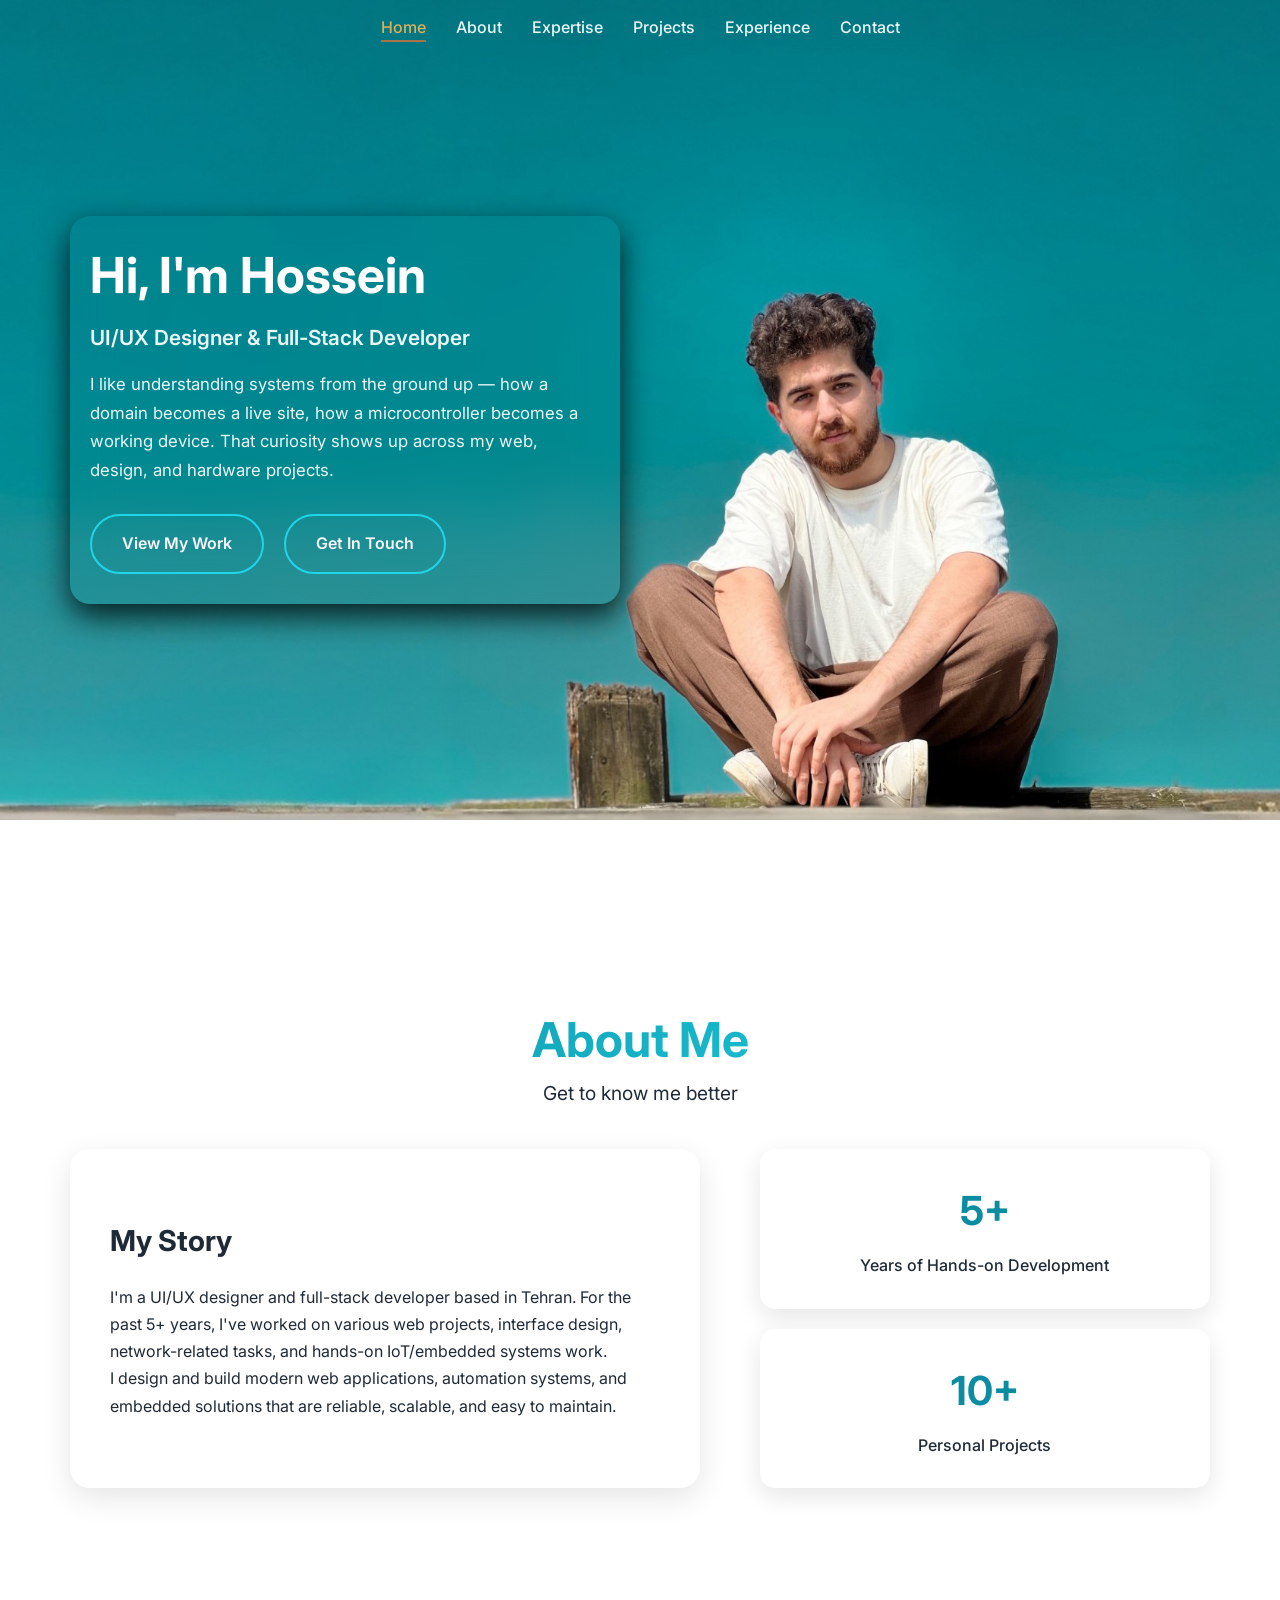
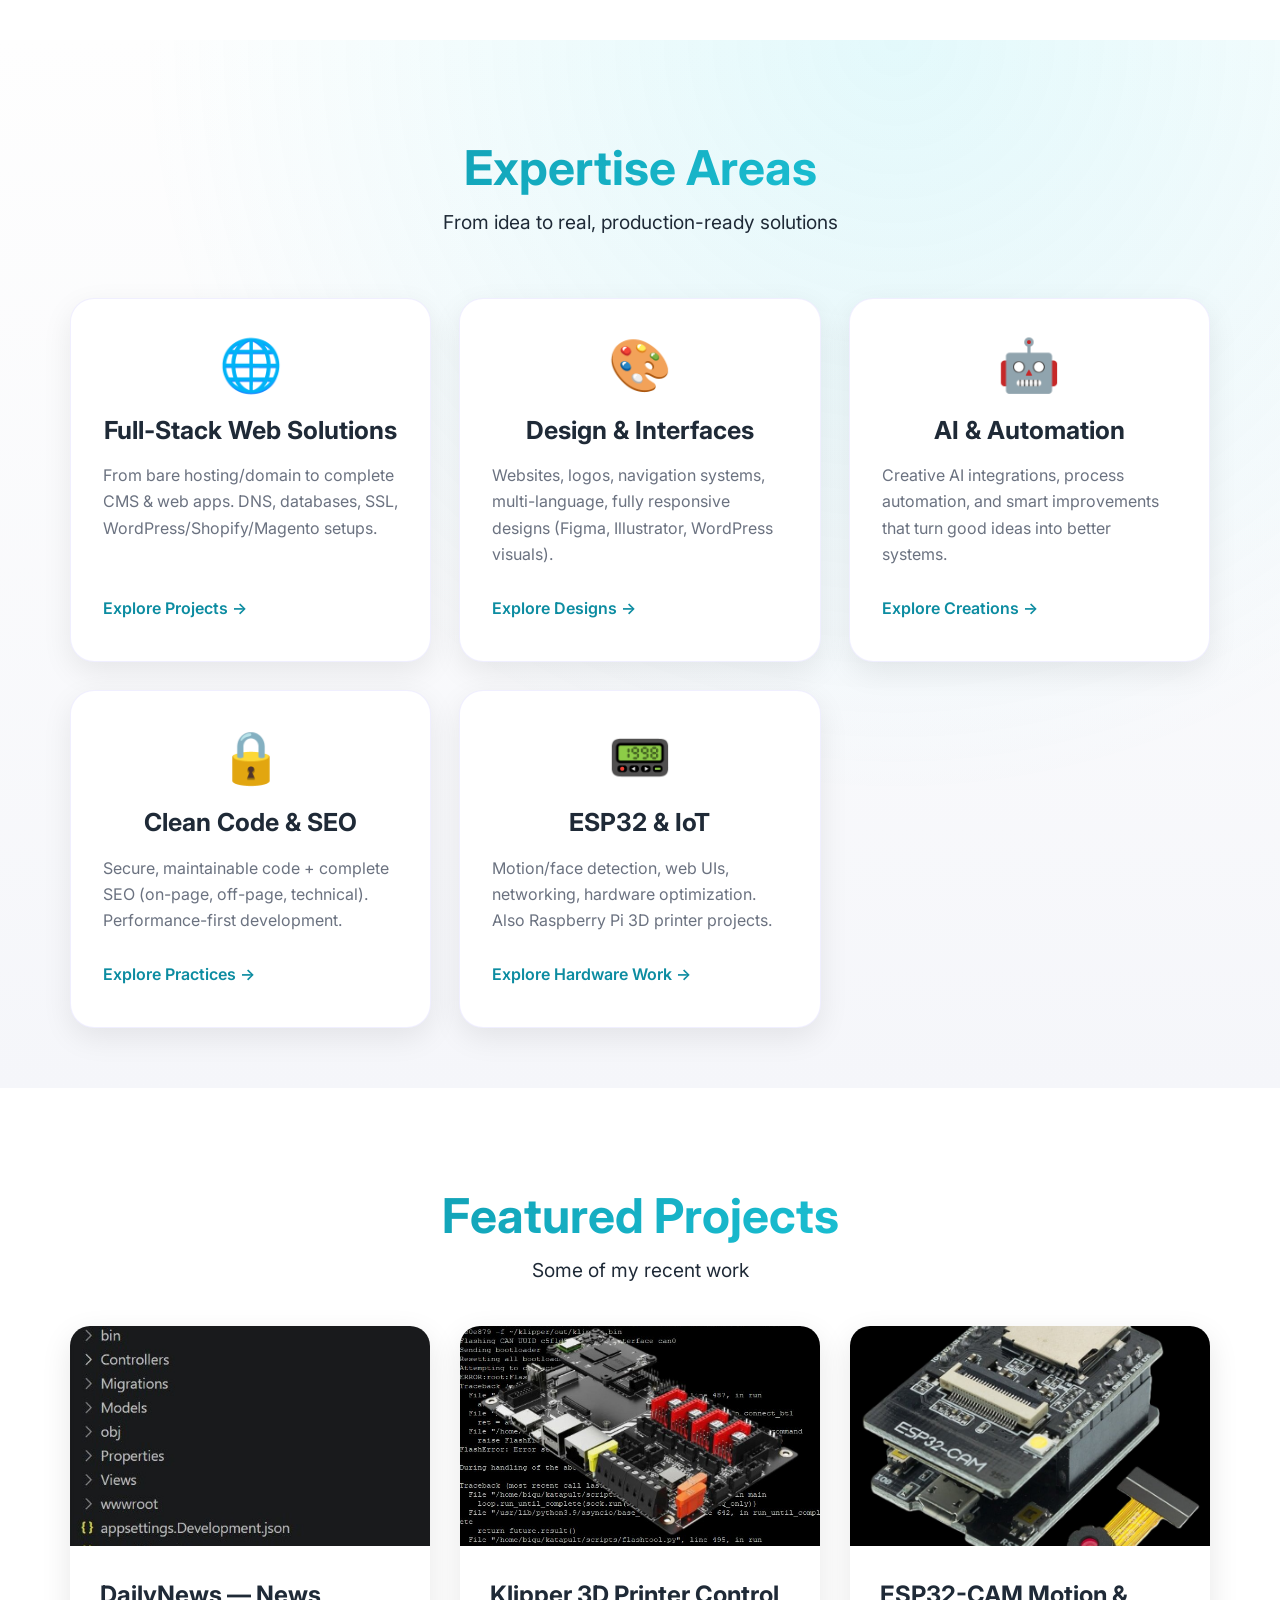
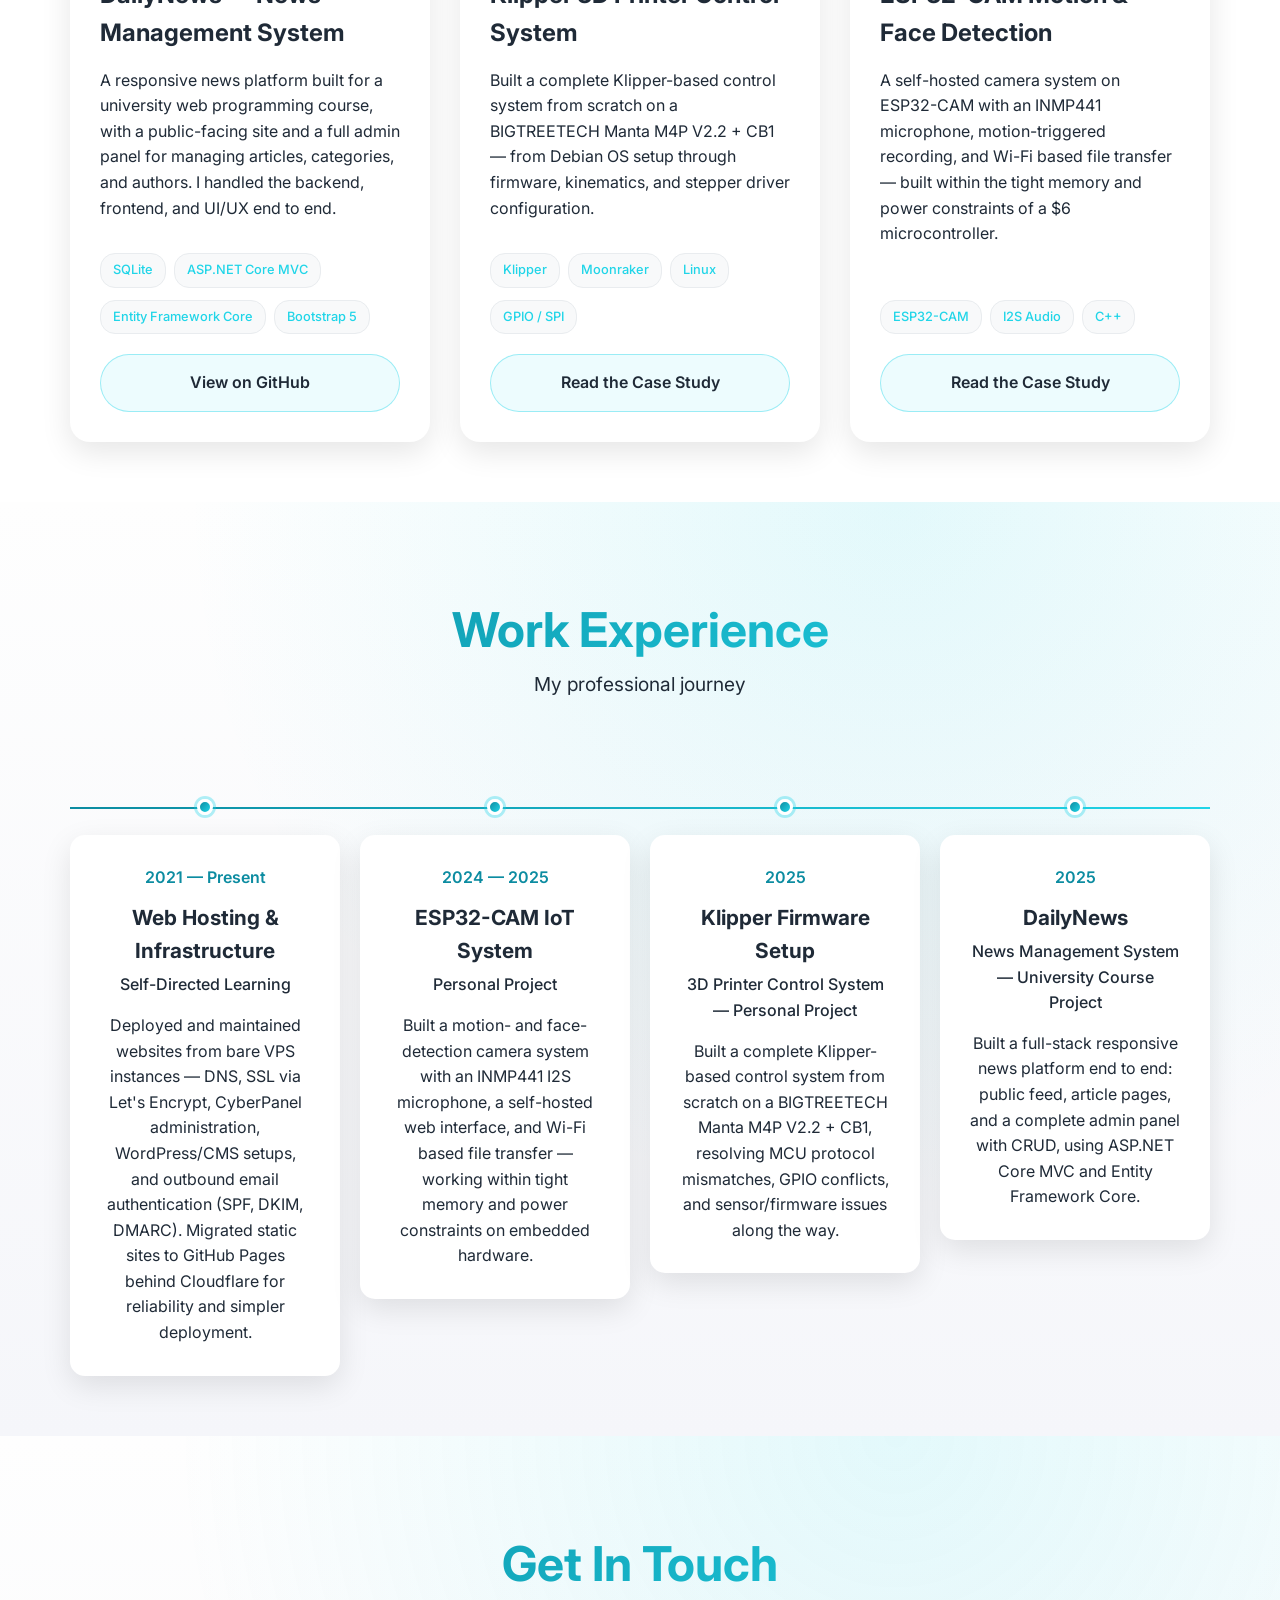
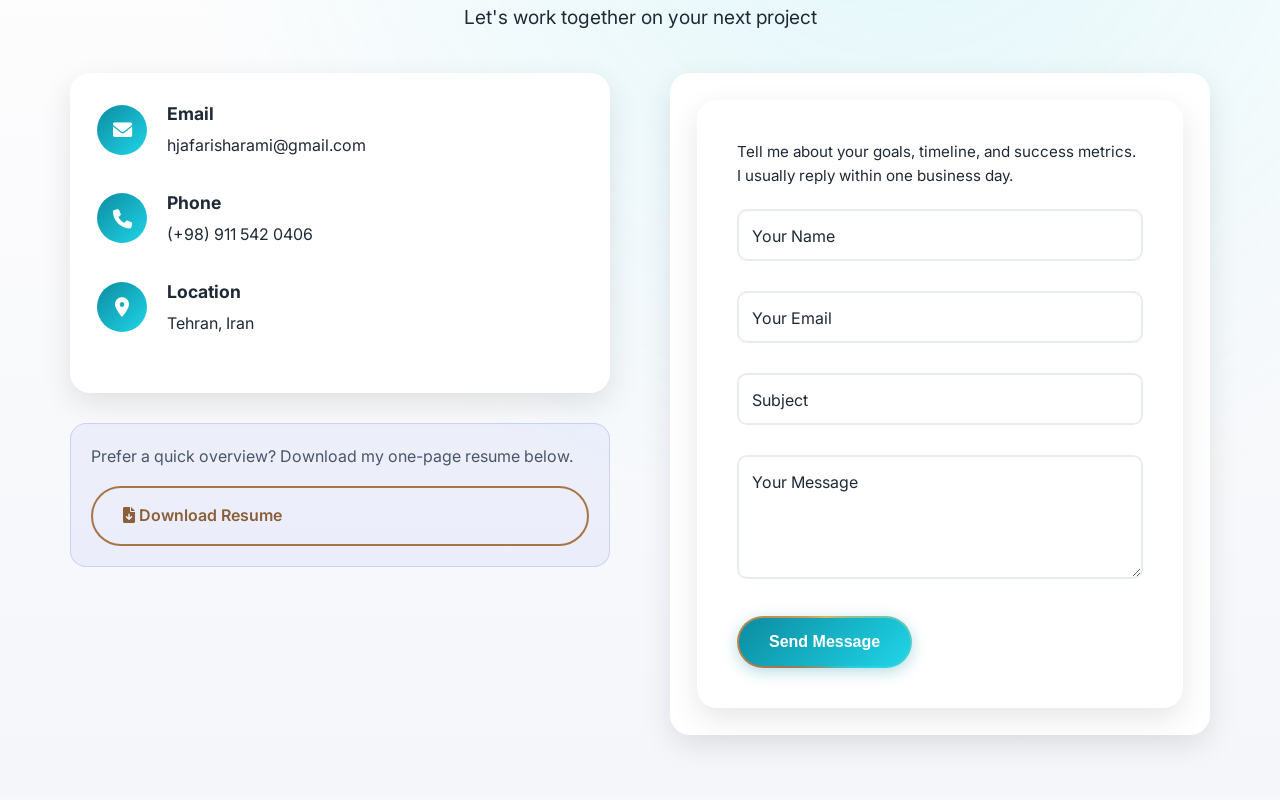
<file: index.html>
<!DOCTYPE html>
<html lang="en">
<head>
    <meta charset="UTF-8">
    <meta name="viewport" content="width=device-width, initial-scale=1.0">
    <title>Hossein Jafari Sharami - UI/UX Designer & Full-Stack Developer</title>
    <meta name="description" content="Portfolio of Hossein Jafari Sharami — UI/UX designer and full-stack developer specializing in web, network systems, and AI-integrated hardware projects.">
    <meta name="theme-color" content="#0C8CA1">
    <link rel="canonical" href="https://hjafarisharami.ir">

    <!-- Open Graph / social preview -->
    <meta property="og:type" content="website">
    <meta property="og:title" content="Hossein Jafari Sharami - Portfolio">
    <meta property="og:description" content="UI/UX designer and full-stack developer specializing in web, network systems, and AI-integrated hardware projects.">
    <meta property="og:image" content="https://hjafarisharami.ir/content/Profile.png">
    <meta property="og:url" content="https://hjafarisharami.ir">
    <meta name="twitter:card" content="summary_large_image">
    <meta name="twitter:title" content="Hossein Jafari Sharami - Portfolio">
    <meta name="twitter:description" content="UI/UX designer and full-stack developer specializing in web, network systems, and AI-integrated hardware projects.">
    <meta name="twitter:image" content="https://hjafarisharami.ir/content/Profile.png">

    <link rel="icon" type="image/png" href="content/Logo.png">
    <link rel="apple-touch-icon" href="content/Logo.png">

    <link rel="preconnect" href="https://fonts.googleapis.com">
    <link rel="preconnect" href="https://fonts.gstatic.com" crossorigin>
    <link rel="stylesheet" href="styles.css">
    <link href="https://fonts.googleapis.com/css2?family=Inter:wght@300;400;500;600;700&display=swap" rel="stylesheet">
    <link rel="stylesheet" href="https://cdnjs.cloudflare.com/ajax/libs/font-awesome/6.0.0/css/all.min.css">

    <script type="application/ld+json">
    {
      "@context": "https://schema.org",
      "@type": "Person",
      "name": "Hossein Jafari Sharami",
      "jobTitle": "UI/UX Designer & Full-Stack Developer",
      "address": { "@type": "PostalAddress", "addressLocality": "Tehran", "addressCountry": "IR" },
      "email": "mailto:hjafarisharami@gmail.com"
    }
    </script>
</head>
<body>
    <a href="#home" class="skip-link">Skip to content</a>
    <!-- Navigation -->
    <nav class="navbar">
        <div class="nav-container">
            <div class="nav-menu-wrapper">
                <ul class="nav-menu">
                    <li><a href="#home" class="nav-link">Home</a></li>
                    <li><a href="#about" class="nav-link">About</a></li>
                    <li><a href="#expertise" class="nav-link">Expertise</a></li>
                    <li><a href="#projects" class="nav-link">Projects</a></li>
                    <li><a href="#experience" class="nav-link">Experience</a></li>
                    <li><a href="#contact" class="nav-link">Contact</a></li>
                </ul>
            </div>
            <button class="nav-toggle" aria-label="Toggle navigation" aria-expanded="false">
                <span class="bar"></span>
                <span class="bar"></span>
                <span class="bar"></span>
            </button>
        </div>
    </nav>

    <!-- Full Page Sections -->
    <main class="main-content">
        <!-- Home Section -->
        <section id="home" class="full-page home-section">
            <div class="container">
                <div class="hero-content">
                    
                    <div class="hero-text slide-in-left">
                        <h1 class="hero-title">Hi, I'm Hossein</h1>
                        <p class="hero-subtitle">UI/UX Designer & Full-Stack Developer</p>
                        <p class="hero-description">I like understanding systems from the ground up — how a domain becomes a live site, how a microcontroller becomes a working device. That curiosity shows up across my web, design, and hardware projects.</p>
                        <div class="hero-buttons">
                            <div class="hero-buttons-inner">
                                <a href="#expertise" class="btn btn-secondary">View My Work</a>
                                <a href="#contact" class="btn btn-secondary">Get In Touch</a>
                            </div>
                        </div>
                    </div>
                </div>
            </div>
        </section>

        <!-- About Section -->
        <section id="about" class="full-page about-section">
            <div class="container">
                <div class="section-header slide-in-up">
                    <h2 class="section-title">About Me</h2>
                    <p class="section-subtitle">Get to know me better</p>
                </div>
                <div class="about-content">
                    <div class="about-text slide-in-left">
                        <div class="info-card">
                            <h3>My Story</h3>
                            <p>
                                I'm a UI/UX designer and full-stack developer based in Tehran. 
                                For the past 5+ years, I've worked on various web projects, interface design, network-related tasks, 
                                and hands-on IoT/embedded systems work.
                            </p>
                            <p>
                                I design and build modern web applications, automation systems, and embedded solutions that are reliable, scalable, and easy to maintain.
                            </p>
                        </div>
                    </div>
                    <div class="about-stats slide-in-right">
                        <div class="stats-grid">
                            <div class="stat-card">
                                <div class="stat-number">5+</div>
                                <div class="stat-label">Years of Hands-on Development</div>
                            </div>
                            <div class="stat-card">
                                <div class="stat-number">10+</div>
                                <div class="stat-label">Personal Projects</div>
                            </div>
                        </div>
                    </div>
                </div>
            </div>
        </section>

        <!-- Experties Section -->
        <section id="expertise" class="full-page expertise-section">
            <div class="container">
                <div class="section-header slide-in-up">
                    <h2 class="section-title">Expertise Areas</h2>
                    <p class="section-subtitle">From idea to real, production-ready solutions</p>
                </div>
        
                <div class="expertise-grid">
                    <a href="fullstack-web-apps.html" class="expertise-card">
                        <div class="card-icon">🌐</div>
                        <h3>Full-Stack Web Solutions</h3>
                        <p>From bare hosting/domain to complete CMS & web apps. DNS, databases, SSL, WordPress/Shopify/Magento setups.</p>
                        <span class="explore-link">Explore Projects →</span>
                    </a>
            
                    <a href="design.html" class="expertise-card">
                        <div class="card-icon">🎨</div>
                        <h3>Design & Interfaces</h3>
                        <p>Websites, logos, navigation systems, multi-language, fully responsive designs (Figma, Illustrator, WordPress visuals).</p>
                        <span class="explore-link">Explore Designs →</span>
                    </a>
            
                    <a href="ai-automation.html" class="expertise-card">
                        <div class="card-icon">🤖</div>
                        <h3>AI & Automation</h3>
                        <p>Creative AI integrations, process automation, and smart improvements that turn good ideas into better systems.</p>
                        <span class="explore-link">Explore Creations →</span>
                    </a>
            
                    <a href="clean-seo-coding.html" class="expertise-card">
                        <div class="card-icon">🔒</div>
                        <h3>Clean Code & SEO</h3>
                        <p>Secure, maintainable code + complete SEO (on-page, off-page, technical). Performance-first development.</p>
                        <span class="explore-link">Explore Practices →</span>
                    </a>
            
                    <a href="esp32-iot.html" class="expertise-card">
                        <div class="card-icon">📟</div>
                        <h3>ESP32 & IoT</h3>
                        <p>Motion/face detection, web UIs, networking, hardware optimization. Also Raspberry Pi 3D printer projects.</p>
                        <span class="explore-link">Explore Hardware Work →</span>
                    </a>
                </div>
            </div>
        </section>

        <!--Projects Section-->
        <section id="projects" class="full-page projects-section">
            <div class="container">
                <div class="section-header slide-in-up">
                    <h2 class="section-title">Featured Projects</h2>
                    <p class="section-subtitle">Some of my recent work</p>
                </div>
                <div class="projects-grid">
                    <div class="project-card slide-in-left">
                        <div class="project-visual">
                            <img src="content/dailynews-home.png" alt="DailyNews homepage showing the dark night-sky themed news feed" loading="lazy" decoding="async" width="900" height="600">
                        </div>
                        <div class="project-content">
                            <h3>DailyNews — News Management System</h3>
                            <p>A responsive news platform built for a university web programming course, with a public-facing site and a full admin panel for managing articles, categories, and authors. I handled the backend, frontend, and UI/UX end to end.</p>
                            <div class="project-tech">
                                <span class="tech-tag">SQLite</span>
                                <span class="tech-tag">ASP.NET Core MVC</span>
                                <span class="tech-tag">Entity Framework Core</span>
                                
                                <span class="tech-tag">Bootstrap 5</span>
                            </div>
                            <div class="project-actions">
                                <a href="https://github.com/shjafari80/dailynews.net" target="_blank" rel="noopener" class="btn btn-ghost">View on GitHub</a>
                            </div>
                        </div>
                    </div>
                    <div class="project-card slide-in-up">
                        <div class="project-visual">
                            <img src="content/klipper-setup.jpg" alt="BIGTREETECH Manta M4P V2.2 mainboard with CB1 running Klipper" loading="lazy" decoding="async" width="900" height="600">
                        </div>
                        <div class="project-content">
                            <h3>Klipper 3D Printer Control System</h3>
                            <p>Built a complete Klipper-based control system from scratch on a BIGTREETECH Manta M4P V2.2 + CB1 — from Debian OS setup through firmware, kinematics, and stepper driver configuration.</p>
                            <div class="project-tech">
                                <span class="tech-tag">Klipper</span>
                                <span class="tech-tag">Moonraker</span>
                                <span class="tech-tag">Linux</span>
                                <span class="tech-tag">GPIO / SPI</span>
                            </div>
                            <div class="project-actions">
                                <a href="esp32-iot.html" class="btn btn-ghost">Read the Case Study</a>
                            </div>
                        </div>
                    </div>
                    <div class="project-card slide-in-right">
                        <div class="project-visual">
                            <img src="content/esp32-cam-setup.jpg" alt="ESP32-CAM motion detection setup" loading="lazy" decoding="async" width="900" height="600">
                        </div>
                        <div class="project-content">
                            <h3>ESP32-CAM Motion & Face Detection</h3>
                            <p>A self-hosted camera system on ESP32-CAM with an INMP441 microphone, motion-triggered recording, and Wi-Fi based file transfer — built within the tight memory and power constraints of a $6 microcontroller.</p>
                            <div class="project-tech">
                                <span class="tech-tag">ESP32-CAM</span>
                                <span class="tech-tag">I2S Audio</span>
                                <span class="tech-tag">C++</span>
                            </div>
                            <div class="project-actions">
                                <a href="esp32-iot.html" class="btn btn-ghost">Read the Case Study</a>
                            </div>
                        </div>
                    </div>
                </div>
            </div>
        </section>

        <!-- Experience Section -->
        <section id="experience" class="full-page experience-section">
            <div class="container">
                <div class="section-header slide-in-up">
                    <h2 class="section-title">Work Experience</h2>
                    <p class="section-subtitle">My professional journey</p>
                </div>
                <div class="timeline">
                    <div class="timeline-item">
                        <div class="timeline-marker"><span class="timeline-dot"></span><span class="timeline-line"></span></div>
                            <div class="timeline-content">
                            <div class="timeline-date">2021 — Present</div>
                            <h3>Web Hosting & Infrastructure</h3>
                            <h4>Self-Directed Learning</h4>
                            <p>Deployed and maintained websites from bare VPS instances — DNS, SSL via Let's Encrypt, CyberPanel administration, WordPress/CMS setups, and outbound email authentication (SPF, DKIM, DMARC). Migrated static sites to GitHub Pages behind Cloudflare for reliability and simpler deployment.</p>
                        </div>
                    </div>
                    <div class="timeline-item">
                        <div class="timeline-marker"><span class="timeline-dot"></span><span class="timeline-line"></span></div>
                        <div class="timeline-content">
                            <div class="timeline-date">2024 — 2025</div>
                            <h3>ESP32-CAM IoT System</h3>
                            <h4>Personal Project</h4>
                            <p>Built a motion- and face-detection camera system with an INMP441 I2S microphone, a self-hosted web interface, and Wi-Fi based file transfer — working within tight memory and power constraints on embedded hardware.</p>
                        </div>
                    </div>
                    <div class="timeline-item">
                        <div class="timeline-marker"><span class="timeline-dot"></span><span class="timeline-line"></span></div>
                        <div class="timeline-content">
                            <div class="timeline-date">2025</div>
                            <h3>Klipper Firmware Setup</h3>
                            <h4>3D Printer Control System — Personal Project</h4>
                            <p>Built a complete Klipper-based control system from scratch on a BIGTREETECH Manta M4P V2.2 + CB1, resolving MCU protocol mismatches, GPIO conflicts, and sensor/firmware issues along the way.</p>
                        </div>
                    </div>
                    <div class="timeline-item">
                        <div class="timeline-marker"><span class="timeline-dot"></span><span class="timeline-line"></span></div>
                        <div class="timeline-content">
                            <div class="timeline-date">2025</div>
                            <h3>DailyNews</h3>
                            <h4>News Management System — University Course Project</h4>
                            <p>Built a full-stack responsive news platform end to end: public feed, article pages, and a complete admin panel with CRUD, using ASP.NET Core MVC and Entity Framework Core.</p>
                        </div>
                    </div>
                </div>
            </div>
        </section>

        <!-- Contact Section -->
        <section id="contact" class="full-page contact-section">
            <div class="container">
                <div class="section-header slide-in-up">
                    <h2 class="section-title">Get In Touch</h2>
                    <p class="section-subtitle">Let's work together on your next project</p>
                </div>
                <div class="contact-content">
                    <div class="contact-info slide-in-left">
                        <div class="contact-card">
                            <div class="contact-item">
                                <div class="contact-icon">
                                    <i class="fas fa-envelope"></i>
                                </div>
                                <div class="contact-details">
                                    <h4>Email</h4>
                                    <p>hjafarisharami@gmail.com</p>
                                </div>
                            </div>
                            <div class="contact-item">
                                <div class="contact-icon">
                                    <i class="fas fa-phone"></i>
                                </div>
                                <div class="contact-details">
                                    <h4>Phone</h4>
                                    <p>(+98) 911 542 0406</p>
                                </div>
                            </div>
                            <div class="contact-item">
                                <div class="contact-icon">
                                    <i class="fas fa-map-marker-alt"></i>
                                </div>
                                <div class="contact-details">
                                    <h4>Location</h4>
                                    <p>Tehran, Iran</p>
                                </div>
                            </div>
                        </div>
                        <div class="contact-cta">
                            <p>Prefer a quick overview? Download my one-page resume below.</p>
                            <a href="content/Hossein_Jafari_Sharami_Resume.pdf" download class="btn btn-secondary btn-download"><i class="fas fa-file-arrow-down"></i> Download Resume</a>
                        </div>
                    </div>
                    <div class="contact-form slide-in-right">

                        <form class="form" id="contact-form" action="https://formspree.io/f/mlgyzpov" method="POST">
                            <p class="form-helper">Tell me about your goals, timeline, and success metrics. I usually reply within one business day.</p>
                            <div class="form-group">
                                <input type="text" id="name" name="name" required>
                                <label for="name">Your Name</label>
                            </div>
                            <div class="form-group">
                                <input type="email" id="email" name="email" required>
                                <label for="email">Your Email</label>
                            </div>
                            <div class="form-group">
                                <input type="text" id="subject" name="subject" required>
                                <label for="subject">Subject</label>
                            </div>
                            <div class="form-group">
                                <textarea id="message" name="message" rows="5" required></textarea>
                                <label for="message">Your Message</label>
                            </div>
                            <input type="hidden" name="_subject" value="New portfolio contact message">
                            <button type="submit" class="btn btn-primary">Send Message</button>
                        </form>
                    </div>
                </div>
            </div>
        </section>

    </main>

    <script src="script.js"></script>
</body>
</html>
</file>
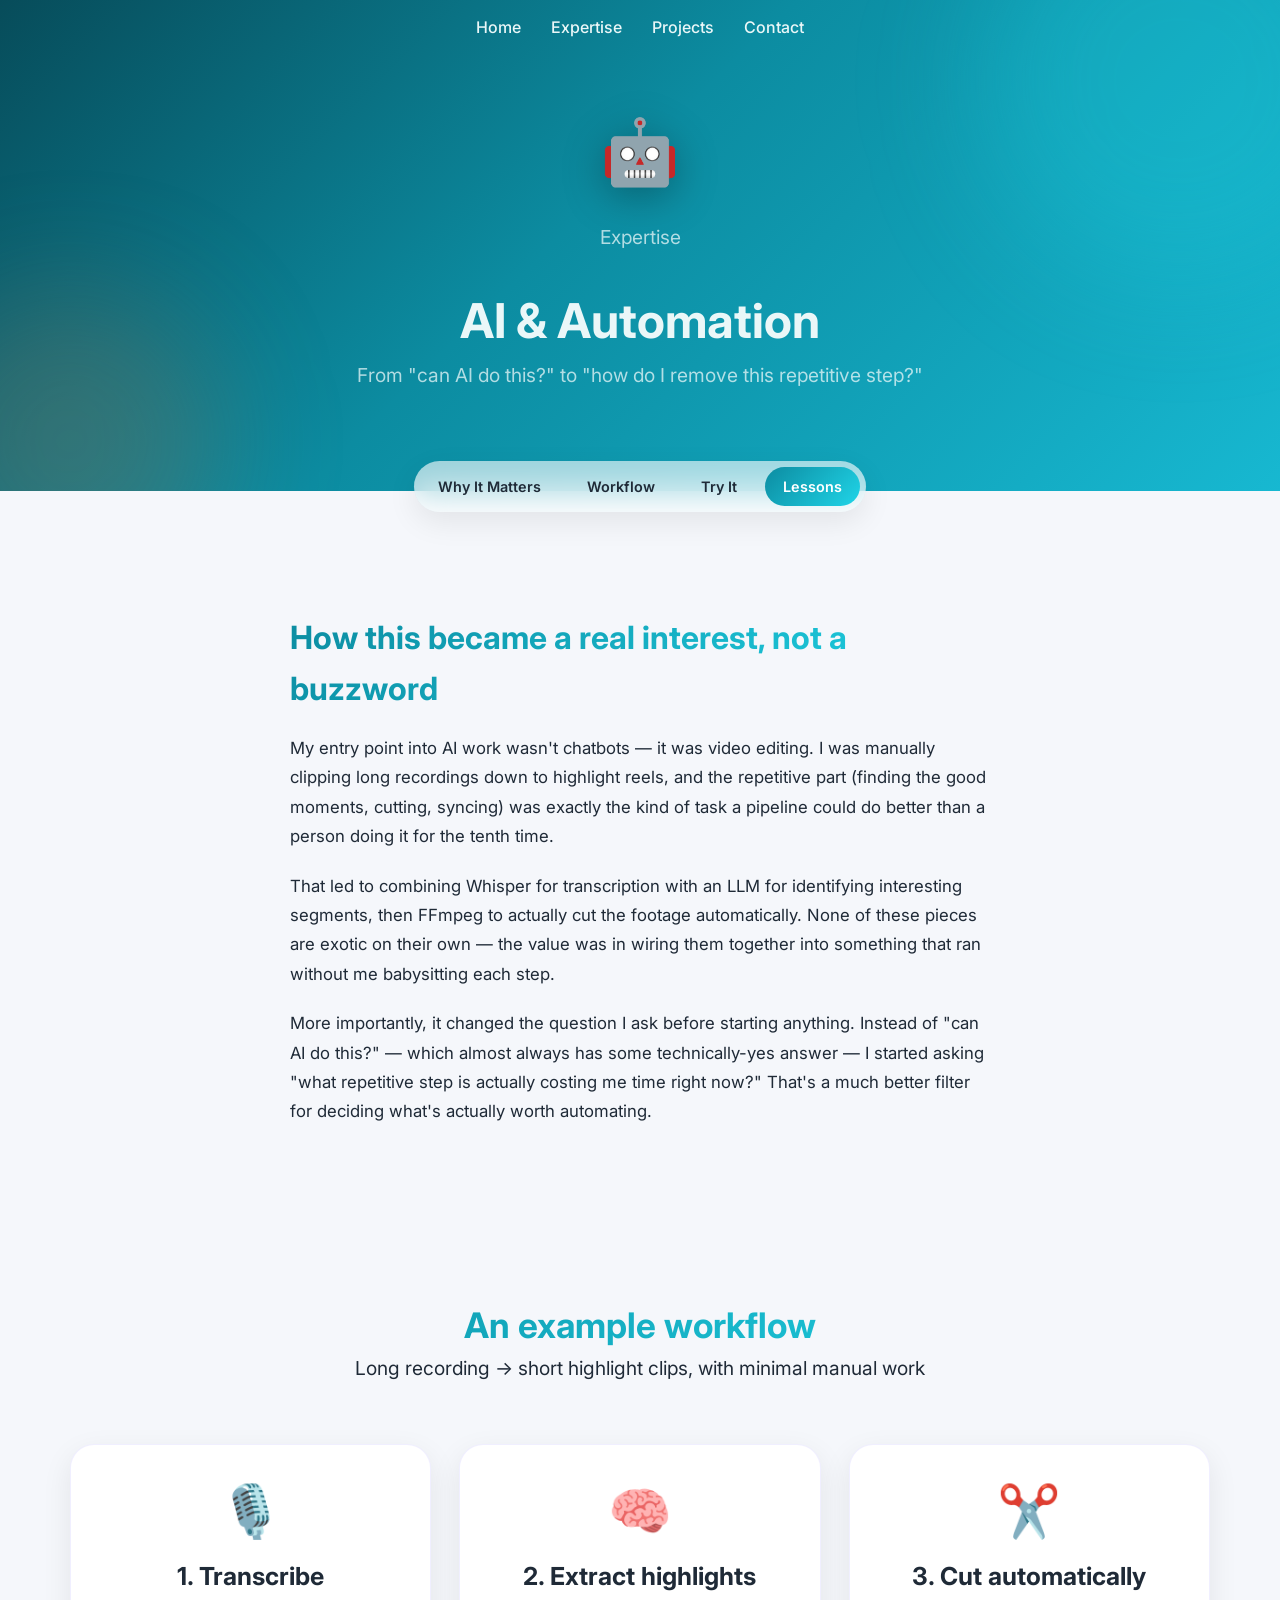
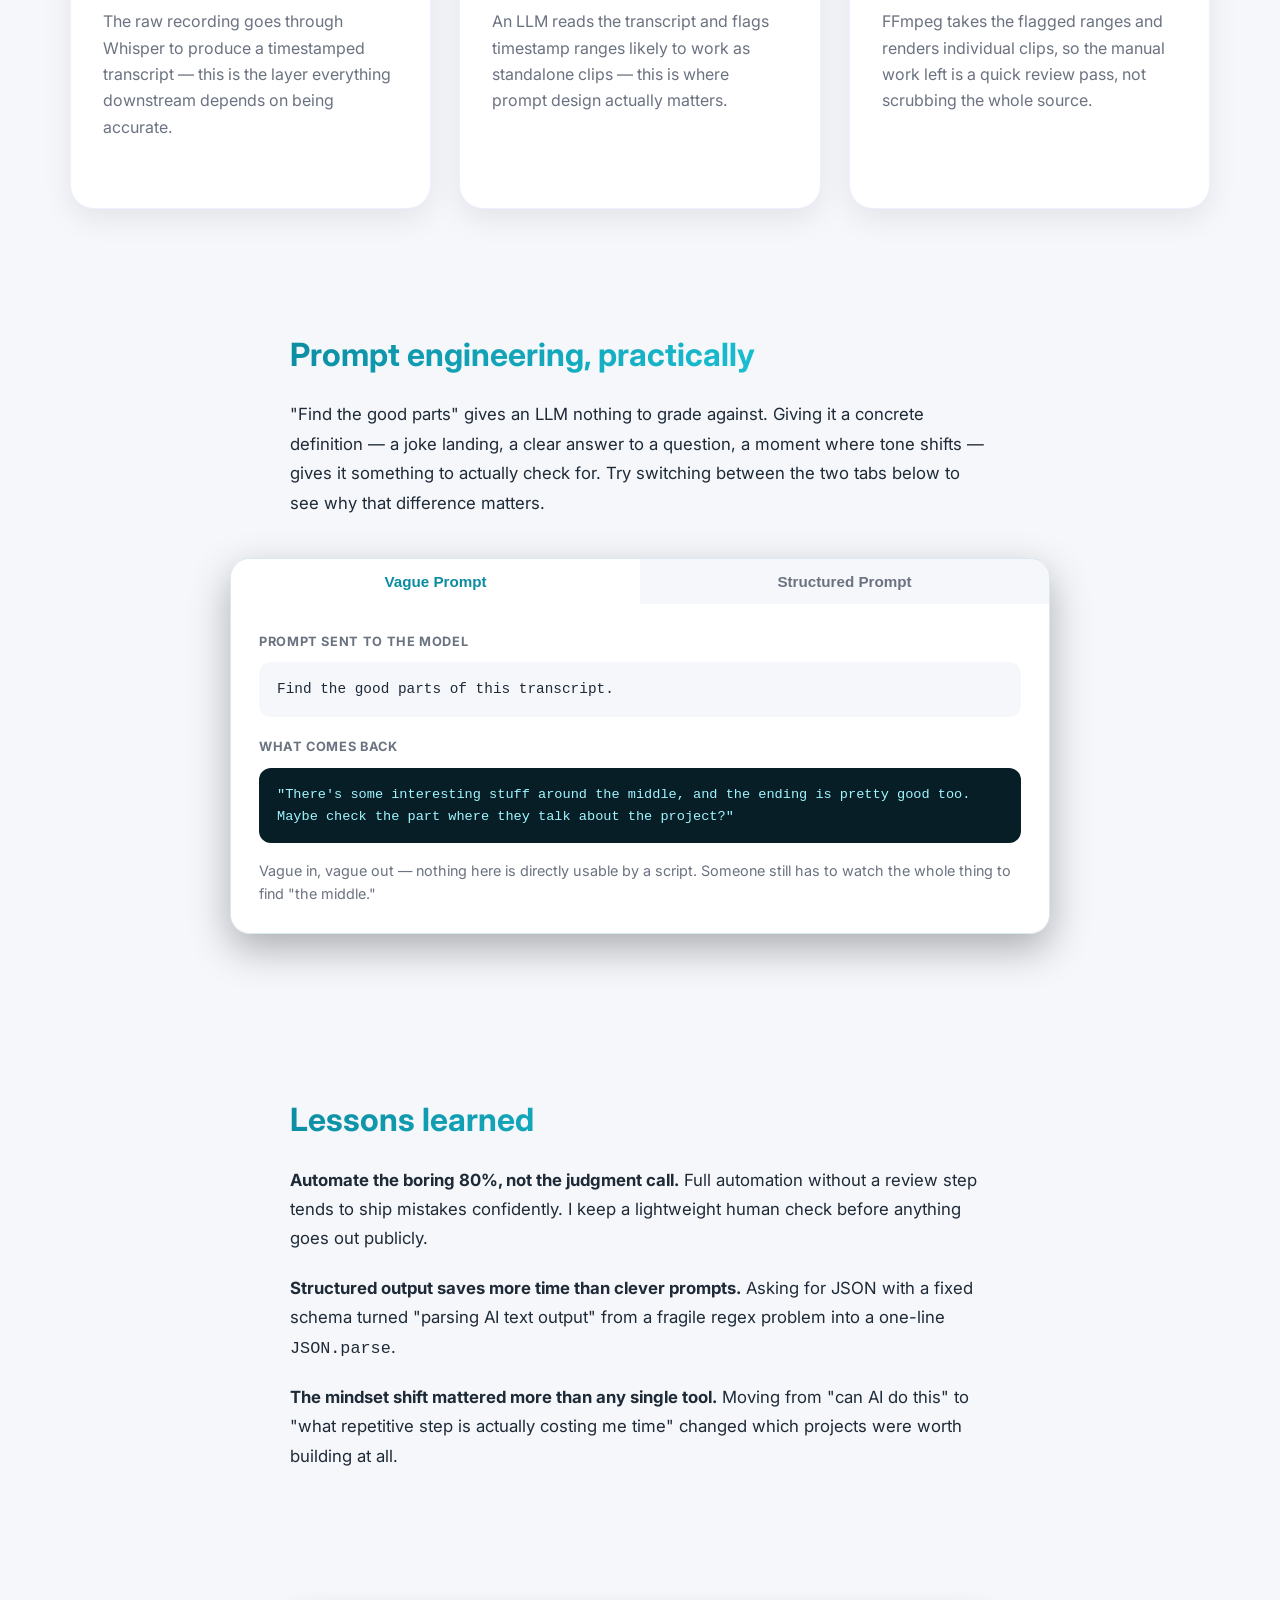
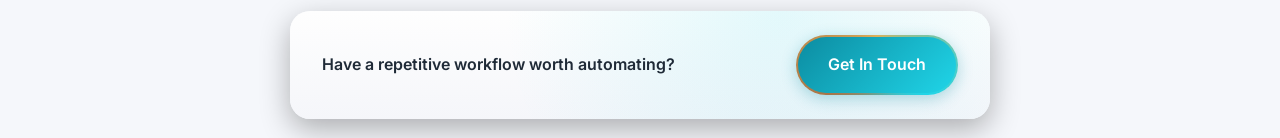
<file: ai-automation.html>
<!DOCTYPE html>
<html lang="en">
<head>
    <meta charset="UTF-8">
    <meta name="viewport" content="width=device-width, initial-scale=1.0">
    <title>AI & Automation — Hossein Jafari Sharami</title>
    <meta name="description" content="Using AI to remove repetitive work — transcription, highlight extraction, automation pipelines, and prompt engineering.">
    <meta name="theme-color" content="#0C8CA1">
    <link rel="canonical" href="https://hjafarisharami.ir/ai-automation.html">
    <link rel="icon" type="image/png" href="content/Logo.png">
    <link rel="apple-touch-icon" href="content/Logo.png">
    <link rel="preconnect" href="https://fonts.googleapis.com">
    <link rel="preconnect" href="https://fonts.gstatic.com" crossorigin>
    <link rel="stylesheet" href="styles.css">
    <link href="https://fonts.googleapis.com/css2?family=Inter:wght@300;400;500;600;700&display=swap" rel="stylesheet">
    <link rel="stylesheet" href="https://cdnjs.cloudflare.com/ajax/libs/font-awesome/6.0.0/css/all.min.css">
</head>
<body>
    <a href="index.html#home" class="skip-link">Skip to content</a>
    <nav class="navbar">
        <div class="nav-container">
            <div class="nav-menu-wrapper">
                <ul class="nav-menu">
                    <li><a href="index.html#home" class="nav-link">Home</a></li>
                    <li><a href="index.html#expertise" class="nav-link">Expertise</a></li>
                    <li><a href="index.html#projects" class="nav-link">Projects</a></li>
                    <li><a href="index.html#contact" class="nav-link">Contact</a></li>
                </ul>
            </div>
            <button class="nav-toggle" aria-label="Toggle navigation" aria-expanded="false">
                <span class="bar"></span><span class="bar"></span><span class="bar"></span>
            </button>
        </div>
    </nav>
 
    <header class="page-hero">
        <div class="container">
            <div class="section-header slide-in-up" style="text-align:center;">
                <div class="page-icon">🤖</div>
                <p class="section-subtitle" style="margin-bottom:8px;">Expertise</p>
                <h1 class="section-title">AI & Automation</h1>
                <p class="section-subtitle">From "can AI do this?" to "how do I remove this repetitive step?"</p>
            </div>
        </div>
    </header>
 
    <nav class="page-toc">
        <div class="page-toc-track">
            <a href="#why-it-matters" class="page-toc-link">Why It Matters</a>
            <a href="#workflow" class="page-toc-link">Workflow</a>
            <a href="#try-it" class="page-toc-link">Try It</a>
            <a href="#lessons" class="page-toc-link">Lessons</a>
        </div>
    </nav>
 
    <main class="main-content">
        <section class="blog-section" id="why-it-matters">
            <div class="container blog-prose">
                <h2 class="blog-h2">How this became a real interest, not a buzzword</h2>
                <p>My entry point into AI work wasn't chatbots — it was video editing. I was manually clipping long recordings down to highlight reels, and the repetitive part (finding the good moments, cutting, syncing) was exactly the kind of task a pipeline could do better than a person doing it for the tenth time.</p>
                <p>That led to combining Whisper for transcription with an LLM for identifying interesting segments, then FFmpeg to actually cut the footage automatically. None of these pieces are exotic on their own — the value was in wiring them together into something that ran without me babysitting each step.</p>
                <p>More importantly, it changed the question I ask before starting anything. Instead of "can AI do this?" — which almost always has some technically-yes answer — I started asking "what repetitive step is actually costing me time right now?" That's a much better filter for deciding what's actually worth automating.</p>
            </div>
        </section>
 
        <section class="blog-section" id="workflow" style="background: var(--color-bg);">
            <div class="container">
                <div class="section-header slide-in-up">
                    <h2 class="section-title" style="font-size:2.2rem;">An example workflow</h2>
                    <p class="section-subtitle">Long recording → short highlight clips, with minimal manual work</p>
                </div>
                <div class="expertise-grid">
                    <div class="expertise-card">
                        <div class="card-icon">🎙️</div>
                        <h3>1. Transcribe</h3>
                        <p>The raw recording goes through Whisper to produce a timestamped transcript — this is the layer everything downstream depends on being accurate.</p>
                    </div>
                    <div class="expertise-card">
                        <div class="card-icon">🧠</div>
                        <h3>2. Extract highlights</h3>
                        <p>An LLM reads the transcript and flags timestamp ranges likely to work as standalone clips — this is where prompt design actually matters.</p>
                    </div>
                    <div class="expertise-card">
                        <div class="card-icon">✂️</div>
                        <h3>3. Cut automatically</h3>
                        <p>FFmpeg takes the flagged ranges and renders individual clips, so the manual work left is a quick review pass, not scrubbing the whole source.</p>
                    </div>
                </div>
            </div>
        </section>
 
        <section class="blog-section" id="try-it">
            <div class="container blog-prose">
                <h2 class="blog-h2">Prompt engineering, practically</h2>
                <p>"Find the good parts" gives an LLM nothing to grade against. Giving it a concrete definition — a joke landing, a clear answer to a question, a moment where tone shifts — gives it something to actually check for. Try switching between the two tabs below to see why that difference matters.</p>
            </div>
 
            <div class="demo-card">
                <div class="demo-tabs">
                    <button class="demo-tab active" data-panel="panel-vague">Vague Prompt</button>
                    <button class="demo-tab" data-panel="panel-structured">Structured Prompt</button>
                </div>
                <div class="demo-body">
                    <div class="demo-panel active" id="panel-vague">
                        <div class="demo-label">Prompt sent to the model</div>
                        <div class="demo-prompt">Find the good parts of this transcript.</div>
                        <div class="demo-label">What comes back</div>
                        <div class="demo-output">"There's some interesting stuff around the middle, and the ending is pretty good too. Maybe check the part where they talk about the project?"</div>
                        <p class="demo-verdict">Vague in, vague out — nothing here is directly usable by a script. Someone still has to watch the whole thing to find "the middle."</p>
                    </div>
                    <div class="demo-panel" id="panel-structured">
                        <div class="demo-label">Prompt sent to the model</div>
                        <div class="demo-prompt">Given this transcript with timestamps, return JSON:
[{ "start": "00:04:12", "end": "00:04:48", "reason": "..." }]
 
Only include a segment if it stands alone without needing earlier context.</div>
                        <div class="demo-label">What comes back</div>
                        <div class="demo-output">[
  { "start": "00:04:12", "end": "00:04:48",
    "reason": "Clear standalone answer to the main question" },
  { "start": "00:18:03", "end": "00:18:41",
    "reason": "Tone shift, reads as a natural clip ending" }
]</div>
                        <p class="demo-verdict"><strong>Structured, parseable</strong>, and each segment comes with its own justification — this feeds straight into FFmpeg without a human re-reading the whole transcript first.</p>
                    </div>
                </div>
            </div>
        </section>
 
        <section class="blog-section" id="lessons" style="background: var(--color-bg);">
            <div class="container blog-prose">
                <h2 class="blog-h2">Lessons learned</h2>
                <p><strong>Automate the boring 80%, not the judgment call.</strong> Full automation without a review step tends to ship mistakes confidently. I keep a lightweight human check before anything goes out publicly.</p>
                <p><strong>Structured output saves more time than clever prompts.</strong> Asking for JSON with a fixed schema turned "parsing AI text output" from a fragile regex problem into a one-line <code>JSON.parse</code>.</p>
                <p><strong>The mindset shift mattered more than any single tool.</strong> Moving from "can AI do this" to "what repetitive step is actually costing me time" changed which projects were worth building at all.</p>
            </div>
        </section>
 
        <div class="page-cta-strip">
            <p>Have a repetitive workflow worth automating?</p>
            <a href="index.html#contact" class="btn btn-primary">Get In Touch</a>
        </div>
    </main>
 
    <script src="script.js"></script>
</body>
</html>
</file>
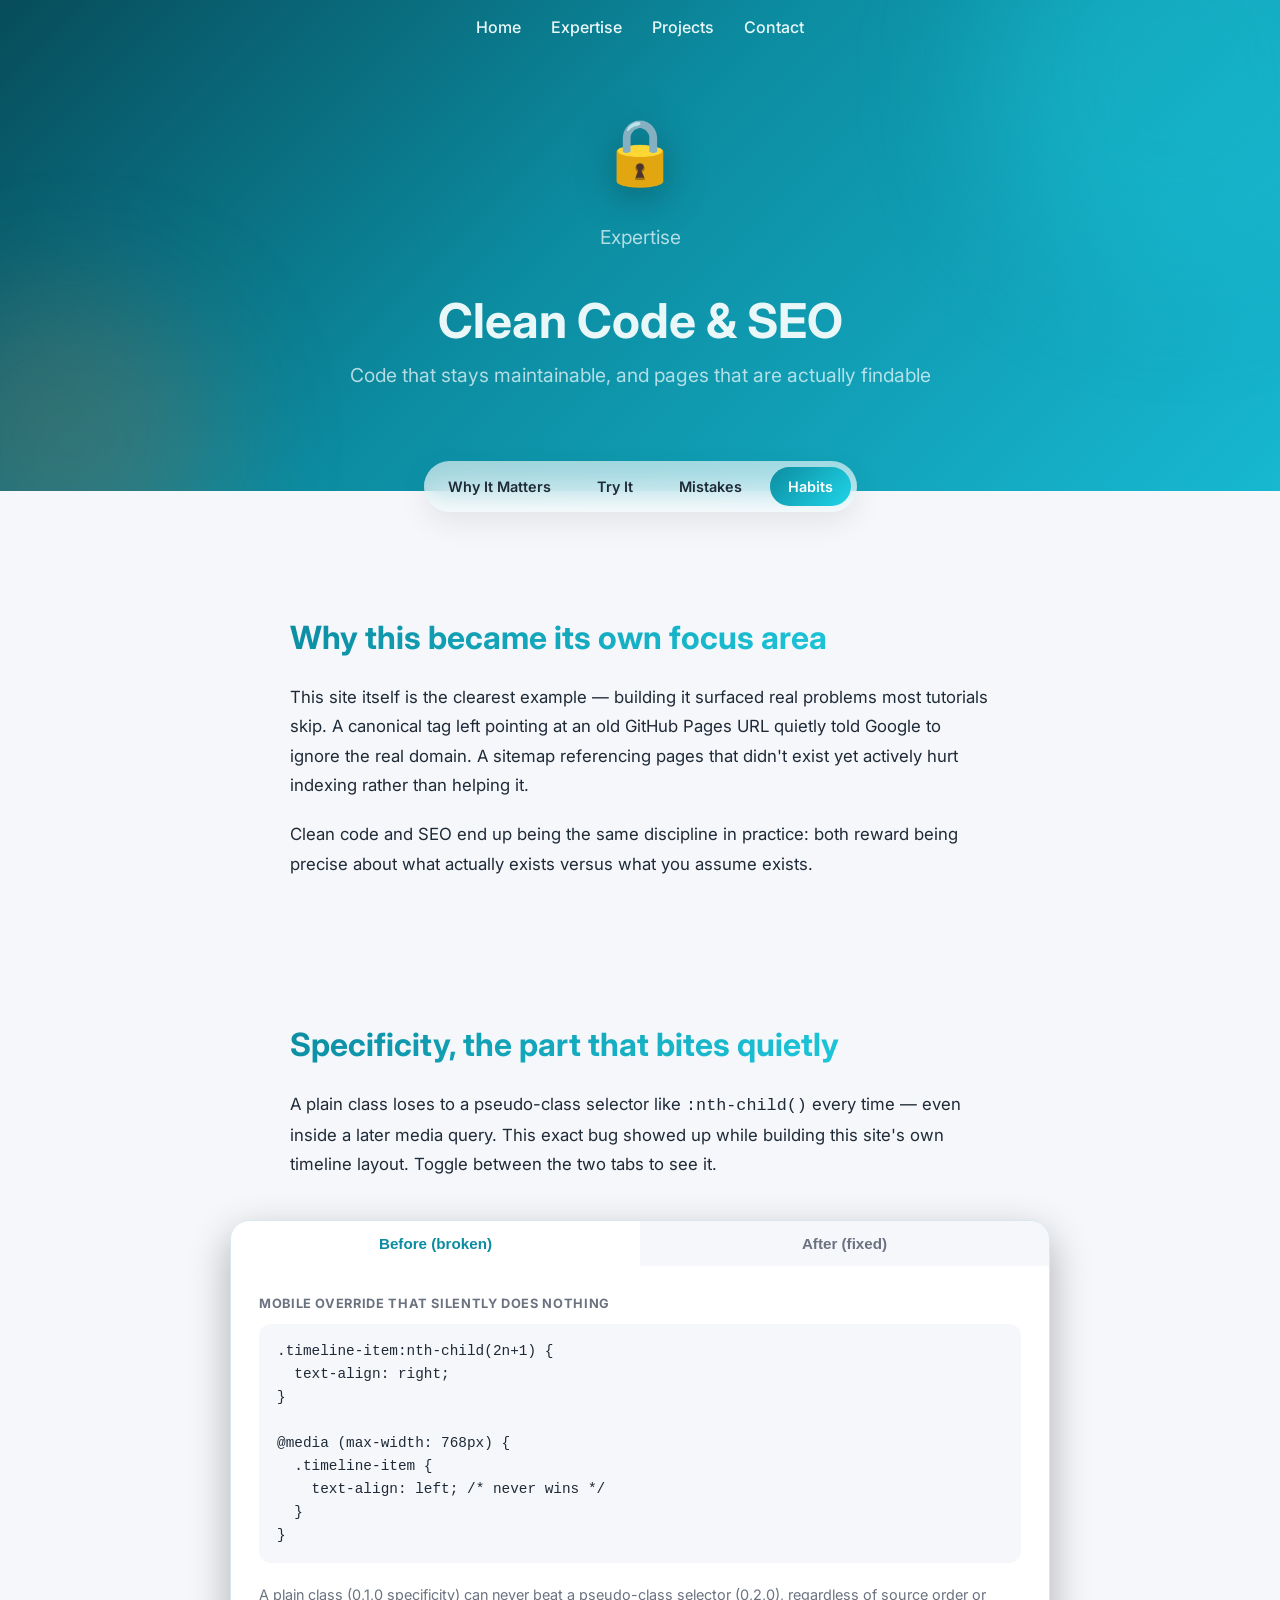
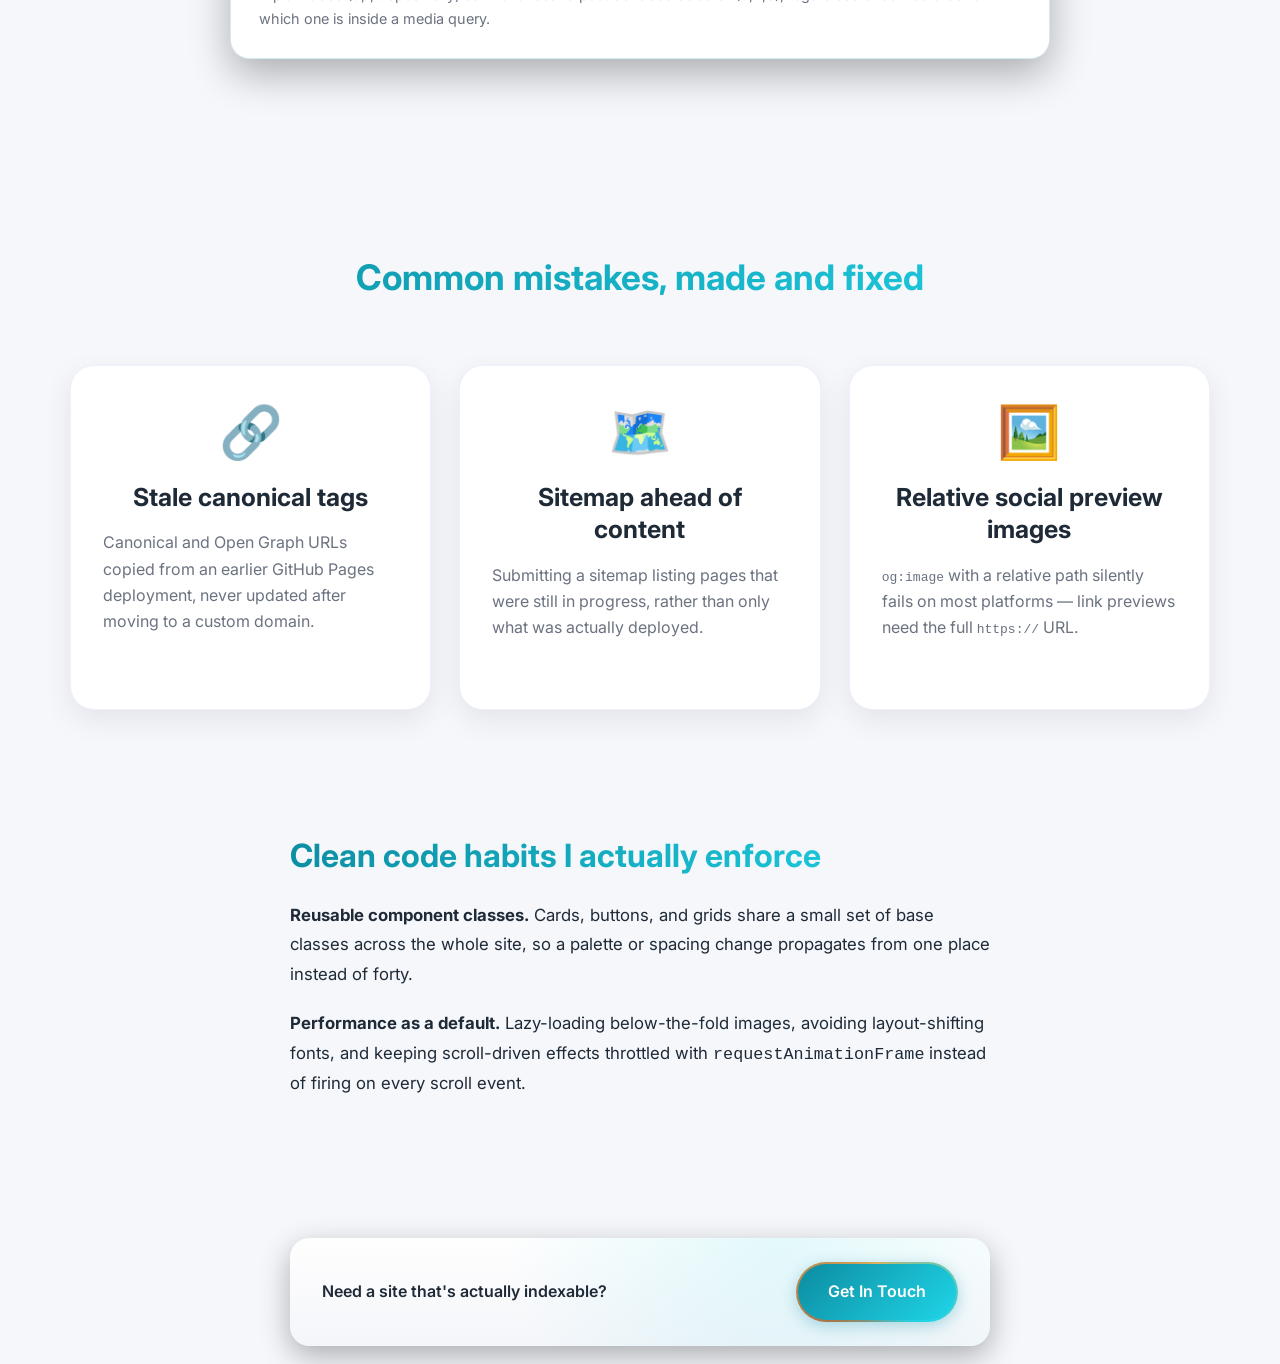
<file: clean-seo-coding.html>
<!DOCTYPE html>
<html lang="en">
<head>
    <meta charset="UTF-8">
    <meta name="viewport" content="width=device-width, initial-scale=1.0">
    <title>Clean Code & SEO — Hossein Jafari Sharami</title>
    <meta name="description" content="Writing maintainable, semantic code and building sites optimized for search engines and Core Web Vitals.">
    <meta name="theme-color" content="#0C8CA1">
    <link rel="canonical" href="https://hjafarisharami.ir/clean-seo-coding.html">
    <link rel="icon" type="image/png" href="content/Logo.png">
    <link rel="apple-touch-icon" href="content/Logo.png">
    <link rel="preconnect" href="https://fonts.googleapis.com">
    <link rel="preconnect" href="https://fonts.gstatic.com" crossorigin>
    <link rel="stylesheet" href="styles.css">
    <link href="https://fonts.googleapis.com/css2?family=Inter:wght@300;400;500;600;700&display=swap" rel="stylesheet">
    <link rel="stylesheet" href="https://cdnjs.cloudflare.com/ajax/libs/font-awesome/6.0.0/css/all.min.css">
</head>
<body>
    <a href="index.html#home" class="skip-link">Skip to content</a>
    <nav class="navbar">
        <div class="nav-container">
            <div class="nav-menu-wrapper">
                <ul class="nav-menu">
                    <li><a href="index.html#home" class="nav-link">Home</a></li>
                    <li><a href="index.html#expertise" class="nav-link">Expertise</a></li>
                    <li><a href="index.html#projects" class="nav-link">Projects</a></li>
                    <li><a href="index.html#contact" class="nav-link">Contact</a></li>
                </ul>
            </div>
            <button class="nav-toggle" aria-label="Toggle navigation" aria-expanded="false">
                <span class="bar"></span><span class="bar"></span><span class="bar"></span>
            </button>
        </div>
    </nav>
 
    <header class="page-hero">
        <div class="container">
            <div class="section-header slide-in-up" style="text-align:center;">
                <div class="page-icon">🔒</div>
                <p class="section-subtitle" style="margin-bottom:8px;">Expertise</p>
                <h1 class="section-title">Clean Code & SEO</h1>
                <p class="section-subtitle">Code that stays maintainable, and pages that are actually findable</p>
            </div>
        </div>
    </header>
 
    <nav class="page-toc">
        <div class="page-toc-track">
            <a href="#why-this-matters" class="page-toc-link">Why It Matters</a>
            <a href="#try-it" class="page-toc-link">Try It</a>
            <a href="#mistakes" class="page-toc-link">Mistakes</a>
            <a href="#habits" class="page-toc-link">Habits</a>
        </div>
    </nav>
 
    <main class="main-content">
        <section class="blog-section" id="why-this-matters">
            <div class="container blog-prose">
                <h2 class="blog-h2">Why this became its own focus area</h2>
                <p>This site itself is the clearest example — building it surfaced real problems most tutorials skip. A canonical tag left pointing at an old GitHub Pages URL quietly told Google to ignore the real domain. A sitemap referencing pages that didn't exist yet actively hurt indexing rather than helping it.</p>
                <p>Clean code and SEO end up being the same discipline in practice: both reward being precise about what actually exists versus what you assume exists.</p>
            </div>
        </section>
 
        <section class="blog-section" id="try-it" style="background: var(--color-bg);">
            <div class="container blog-prose">
                <h2 class="blog-h2">Specificity, the part that bites quietly</h2>
                <p>A plain class loses to a pseudo-class selector like <code>:nth-child()</code> every time — even inside a later media query. This exact bug showed up while building this site's own timeline layout. Toggle between the two tabs to see it.</p>
            </div>
 
            <div class="demo-card">
                <div class="demo-tabs">
                    <button class="demo-tab active" data-panel="panel-before">Before (broken)</button>
                    <button class="demo-tab" data-panel="panel-after">After (fixed)</button>
                </div>
                <div class="demo-body">
                    <div class="demo-panel active" id="panel-before">
                        <div class="demo-label">Mobile override that silently does nothing</div>
                        <div class="demo-prompt">.timeline-item:nth-child(2n+1) {
  text-align: right;
}
 
@media (max-width: 768px) {
  .timeline-item {
    text-align: left; /* never wins */
  }
}</div>
                        <p class="demo-verdict">A plain class (0,1,0 specificity) can never beat a pseudo-class selector (0,2,0), regardless of source order or which one is inside a media query.</p>
                    </div>
                    <div class="demo-panel" id="panel-after">
                        <div class="demo-label">Matching specificity instead</div>
                        <div class="demo-output">@media (max-width: 768px) {
  .timeline-item:nth-child(odd),
  .timeline-item:nth-child(even) {
    text-align: left;
  }
}</div>
                        <p class="demo-verdict"><strong>Same specificity, later in the cascade</strong> — this wins cleanly, no <code>!important</code> needed.</p>
                    </div>
                </div>
            </div>
        </section>
 
        <section class="blog-section" id="mistakes">
            <div class="container">
                <div class="section-header slide-in-up">
                    <h2 class="section-title" style="font-size:2.2rem;">Common mistakes, made and fixed</h2>
                </div>
                <div class="expertise-grid">
                    <div class="expertise-card">
                        <div class="card-icon">🔗</div>
                        <h3>Stale canonical tags</h3>
                        <p>Canonical and Open Graph URLs copied from an earlier GitHub Pages deployment, never updated after moving to a custom domain.</p>
                    </div>
                    <div class="expertise-card">
                        <div class="card-icon">🗺️</div>
                        <h3>Sitemap ahead of content</h3>
                        <p>Submitting a sitemap listing pages that were still in progress, rather than only what was actually deployed.</p>
                    </div>
                    <div class="expertise-card">
                        <div class="card-icon">🖼️</div>
                        <h3>Relative social preview images</h3>
                        <p><code>og:image</code> with a relative path silently fails on most platforms — link previews need the full <code>https://</code> URL.</p>
                    </div>
                </div>
            </div>
        </section>
 
        <section class="blog-section" id="habits" style="background: var(--color-bg);">
            <div class="container blog-prose">
                <h2 class="blog-h2">Clean code habits I actually enforce</h2>
                <p><strong>Reusable component classes.</strong> Cards, buttons, and grids share a small set of base classes across the whole site, so a palette or spacing change propagates from one place instead of forty.</p>
                <p><strong>Performance as a default.</strong> Lazy-loading below-the-fold images, avoiding layout-shifting fonts, and keeping scroll-driven effects throttled with <code>requestAnimationFrame</code> instead of firing on every scroll event.</p>
            </div>
        </section>
 
        <div class="page-cta-strip">
            <p>Need a site that's actually indexable?</p>
            <a href="index.html#contact" class="btn btn-primary">Get In Touch</a>
        </div>
    </main>
 
    <script src="script.js"></script>
</body>
</html>
</file>
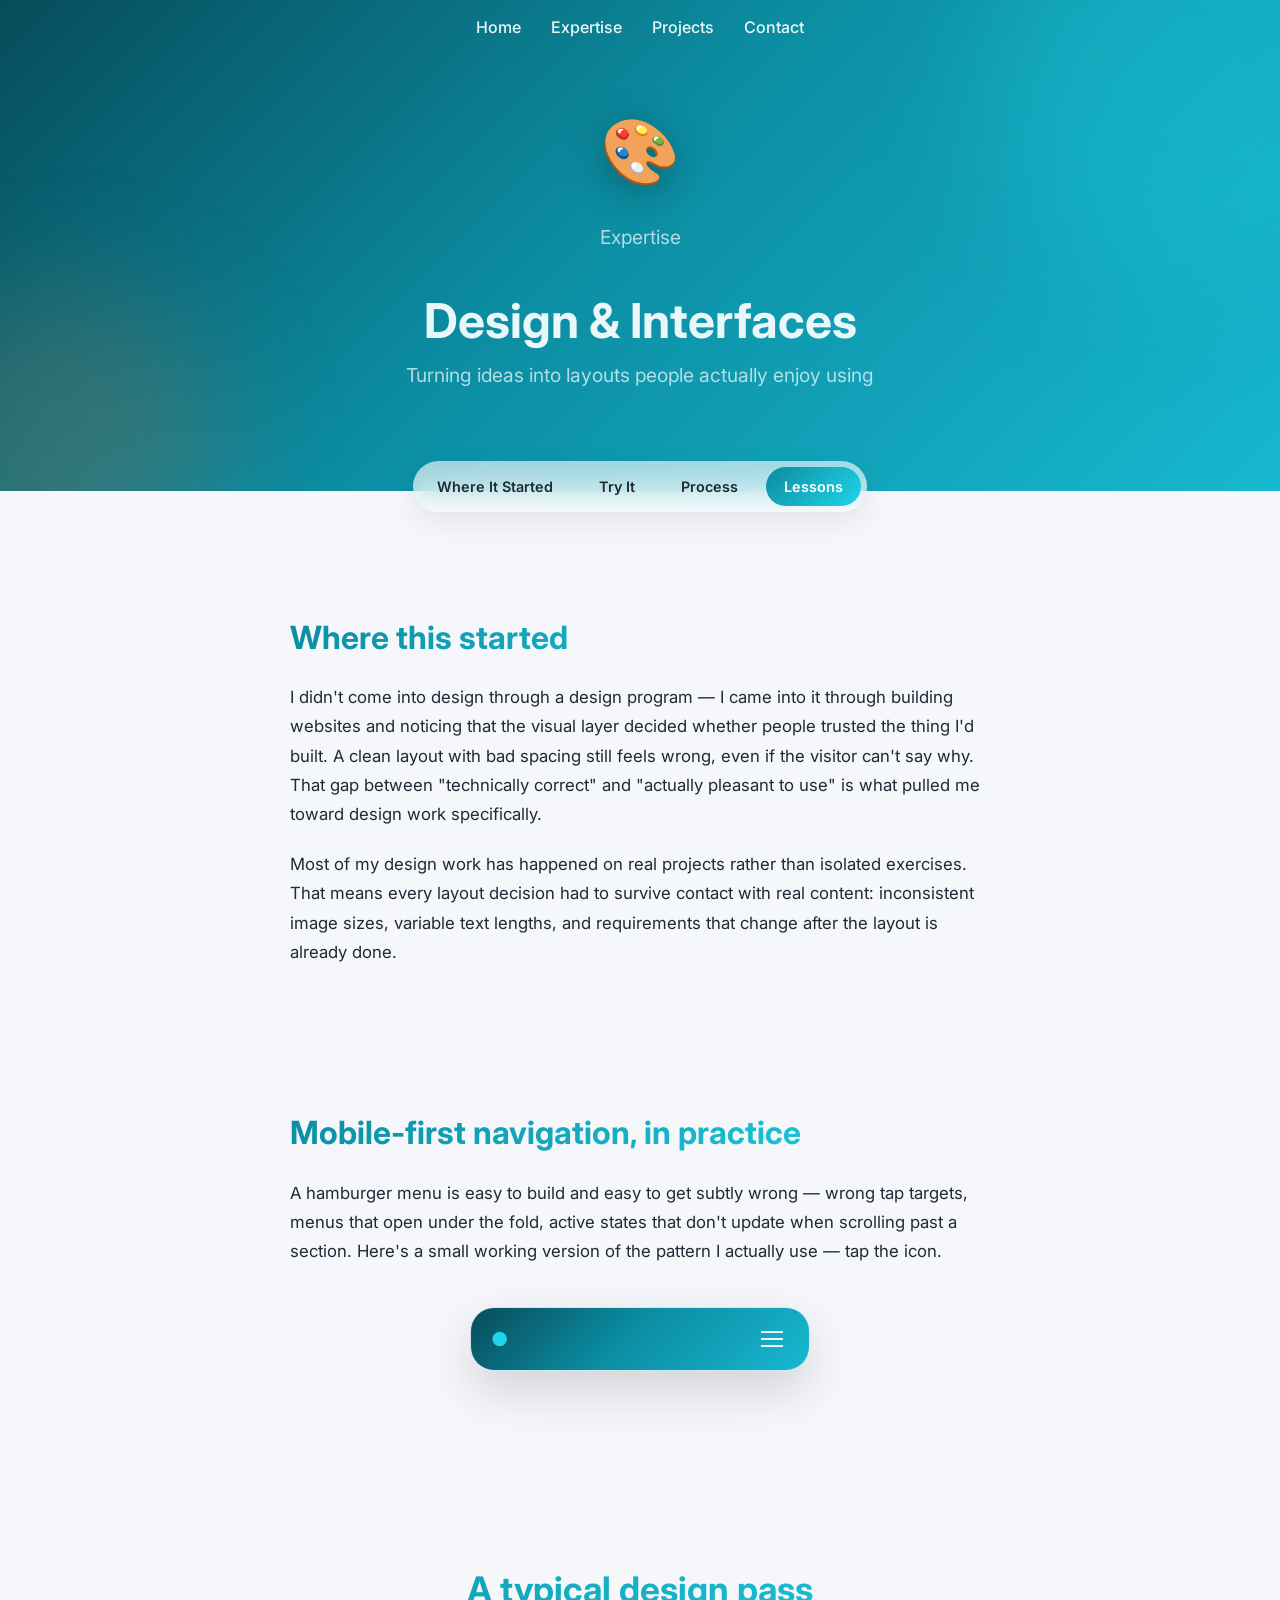
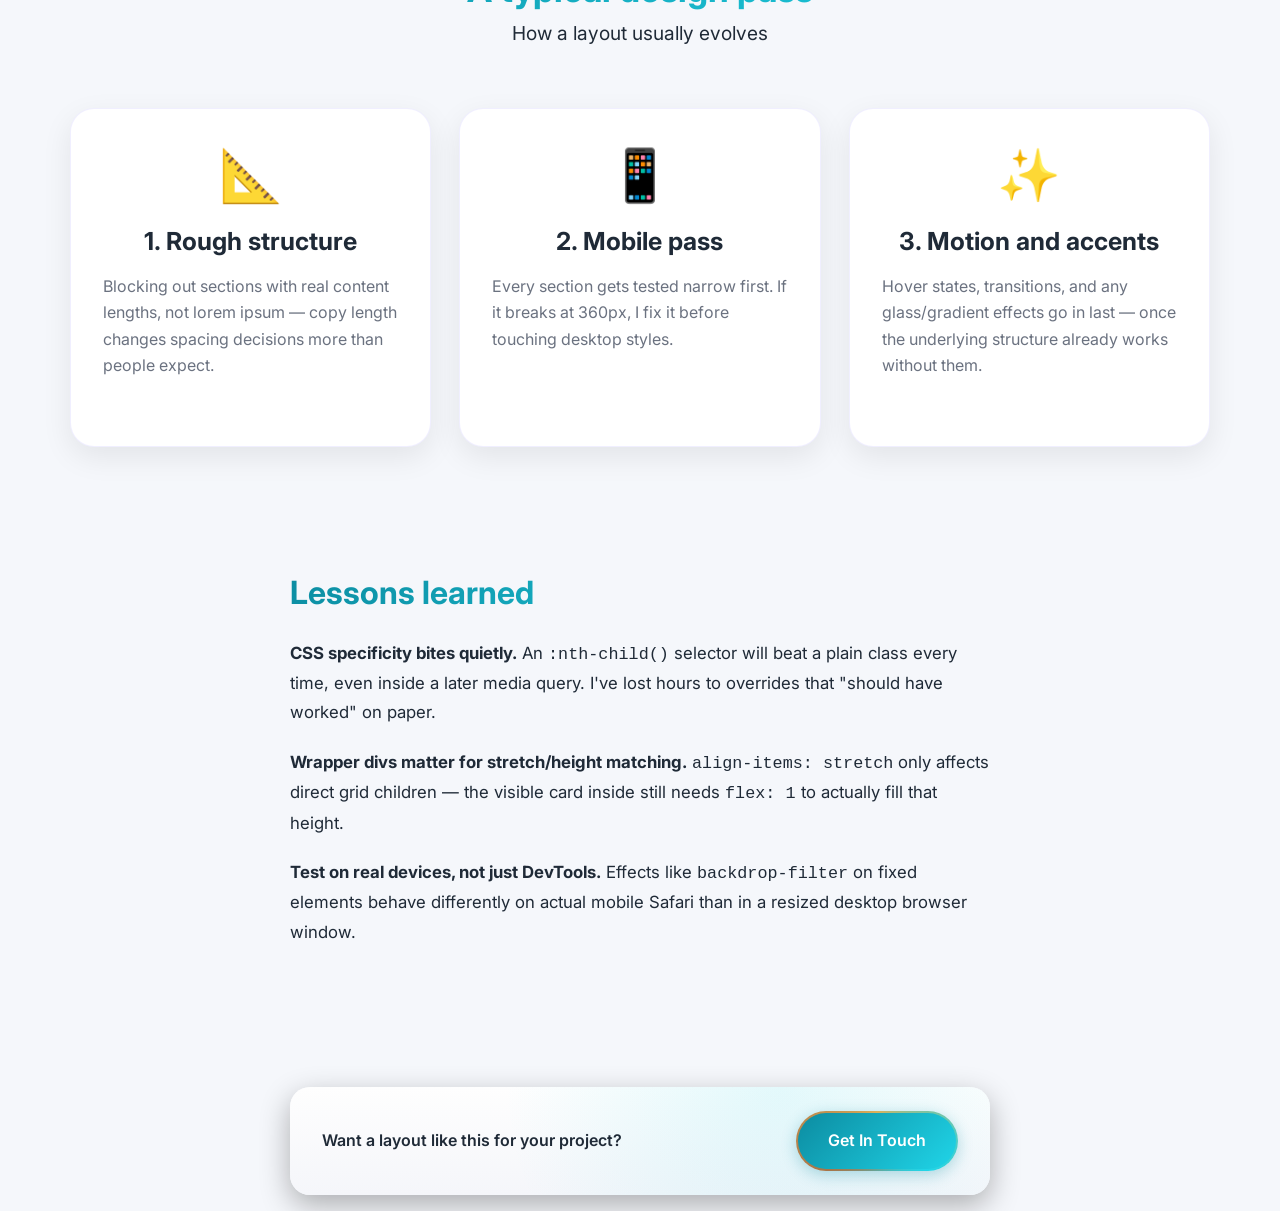
<file: design.html>
<!DOCTYPE html>
<html lang="en">
<head>
    <meta charset="UTF-8">
    <meta name="viewport" content="width=device-width, initial-scale=1.0">
    <title>Design & Interfaces — Hossein Jafari Sharami</title>
    <meta name="description" content="How I approach UI/UX design — responsive layouts, mobile-first navigation, glassmorphism, and the decisions behind them.">
    <meta name="theme-color" content="#0C8CA1">
    <link rel="canonical" href="https://hjafarisharami.ir/design.html">
    <link rel="icon" type="image/png" href="content/Logo.png">
    <link rel="apple-touch-icon" href="content/Logo.png">
    <link rel="preconnect" href="https://fonts.googleapis.com">
    <link rel="preconnect" href="https://fonts.gstatic.com" crossorigin>
    <link rel="stylesheet" href="styles.css">
    <link href="https://fonts.googleapis.com/css2?family=Inter:wght@300;400;500;600;700&display=swap" rel="stylesheet">
    <link rel="stylesheet" href="https://cdnjs.cloudflare.com/ajax/libs/font-awesome/6.0.0/css/all.min.css">
</head>
<body>
    <a href="index.html#home" class="skip-link">Skip to content</a>
    <nav class="navbar">
        <div class="nav-container">
            <div class="nav-menu-wrapper">
                <ul class="nav-menu">
                    <li><a href="index.html#home" class="nav-link">Home</a></li>
                    <li><a href="index.html#expertise" class="nav-link">Expertise</a></li>
                    <li><a href="index.html#projects" class="nav-link">Projects</a></li>
                    <li><a href="index.html#contact" class="nav-link">Contact</a></li>
                </ul>
            </div>
            <button class="nav-toggle" aria-label="Toggle navigation" aria-expanded="false">
                <span class="bar"></span><span class="bar"></span><span class="bar"></span>
            </button>
        </div>
    </nav>
 
    <header class="page-hero">
        <div class="container">
            <div class="section-header slide-in-up" style="text-align:center;">
                <div class="page-icon">🎨</div>
                <p class="section-subtitle" style="margin-bottom:8px;">Expertise</p>
                <h1 class="section-title">Design & Interfaces</h1>
                <p class="section-subtitle">Turning ideas into layouts people actually enjoy using</p>
            </div>
        </div>
    </header>
 
    <nav class="page-toc">
        <div class="page-toc-track">
            <a href="#where-it-started" class="page-toc-link">Where It Started</a>
            <a href="#try-it" class="page-toc-link">Try It</a>
            <a href="#process" class="page-toc-link">Process</a>
            <a href="#lessons" class="page-toc-link">Lessons</a>
        </div>
    </nav>
 
    <main class="main-content">
        <section class="blog-section" id="where-it-started">
            <div class="container blog-prose">
                <h2 class="blog-h2">Where this started</h2>
                <p>I didn't come into design through a design program — I came into it through building websites and noticing that the visual layer decided whether people trusted the thing I'd built. A clean layout with bad spacing still feels wrong, even if the visitor can't say why. That gap between "technically correct" and "actually pleasant to use" is what pulled me toward design work specifically.</p>
                <p>Most of my design work has happened on real projects rather than isolated exercises. That means every layout decision had to survive contact with real content: inconsistent image sizes, variable text lengths, and requirements that change after the layout is already done.</p>
            </div>
        </section>
 
        <section class="blog-section" id="try-it" style="background: var(--color-bg);">
            <div class="container blog-prose">
                <h2 class="blog-h2">Mobile-first navigation, in practice</h2>
                <p>A hamburger menu is easy to build and easy to get subtly wrong — wrong tap targets, menus that open under the fold, active states that don't update when scrolling past a section. Here's a small working version of the pattern I actually use — tap the icon.</p>
            </div>
 
            <div class="navdemo-frame">
                <div class="navdemo-bar">
                    <span class="navdemo-logo">●</span>
                    <button class="navdemo-toggle" aria-label="Toggle demo menu">
                        <span></span><span></span><span></span>
                    </button>
                </div>
                <div class="navdemo-menu">
                    <a href="#try-it">Home</a>
                    <a href="#try-it">About</a>
                    <a href="#try-it">Work</a>
                    <a href="#try-it">Contact</a>
                </div>
            </div>
        </section>
 
        <section class="blog-section" id="process">
            <div class="container">
                <div class="section-header slide-in-up">
                    <h2 class="section-title" style="font-size:2.2rem;">A typical design pass</h2>
                    <p class="section-subtitle">How a layout usually evolves</p>
                </div>
                <div class="expertise-grid">
                    <div class="expertise-card">
                        <div class="card-icon">📐</div>
                        <h3>1. Rough structure</h3>
                        <p>Blocking out sections with real content lengths, not lorem ipsum — copy length changes spacing decisions more than people expect.</p>
                    </div>
                    <div class="expertise-card">
                        <div class="card-icon">📱</div>
                        <h3>2. Mobile pass</h3>
                        <p>Every section gets tested narrow first. If it breaks at 360px, I fix it before touching desktop styles.</p>
                    </div>
                    <div class="expertise-card">
                        <div class="card-icon">✨</div>
                        <h3>3. Motion and accents</h3>
                        <p>Hover states, transitions, and any glass/gradient effects go in last — once the underlying structure already works without them.</p>
                    </div>
                </div>
            </div>
        </section>
 
        <section class="blog-section" id="lessons" style="background: var(--color-bg);">
            <div class="container blog-prose">
                <h2 class="blog-h2">Lessons learned</h2>
                <p><strong>CSS specificity bites quietly.</strong> An <code>:nth-child()</code> selector will beat a plain class every time, even inside a later media query. I've lost hours to overrides that "should have worked" on paper.</p>
                <p><strong>Wrapper divs matter for stretch/height matching.</strong> <code>align-items: stretch</code> only affects direct grid children — the visible card inside still needs <code>flex: 1</code> to actually fill that height.</p>
                <p><strong>Test on real devices, not just DevTools.</strong> Effects like <code>backdrop-filter</code> on fixed elements behave differently on actual mobile Safari than in a resized desktop browser window.</p>
            </div>
        </section>
 
        <div class="page-cta-strip">
            <p>Want a layout like this for your project?</p>
            <a href="index.html#contact" class="btn btn-primary">Get In Touch</a>
        </div>
    </main>
 
    <script src="script.js"></script>
</body>
</html>
</file>
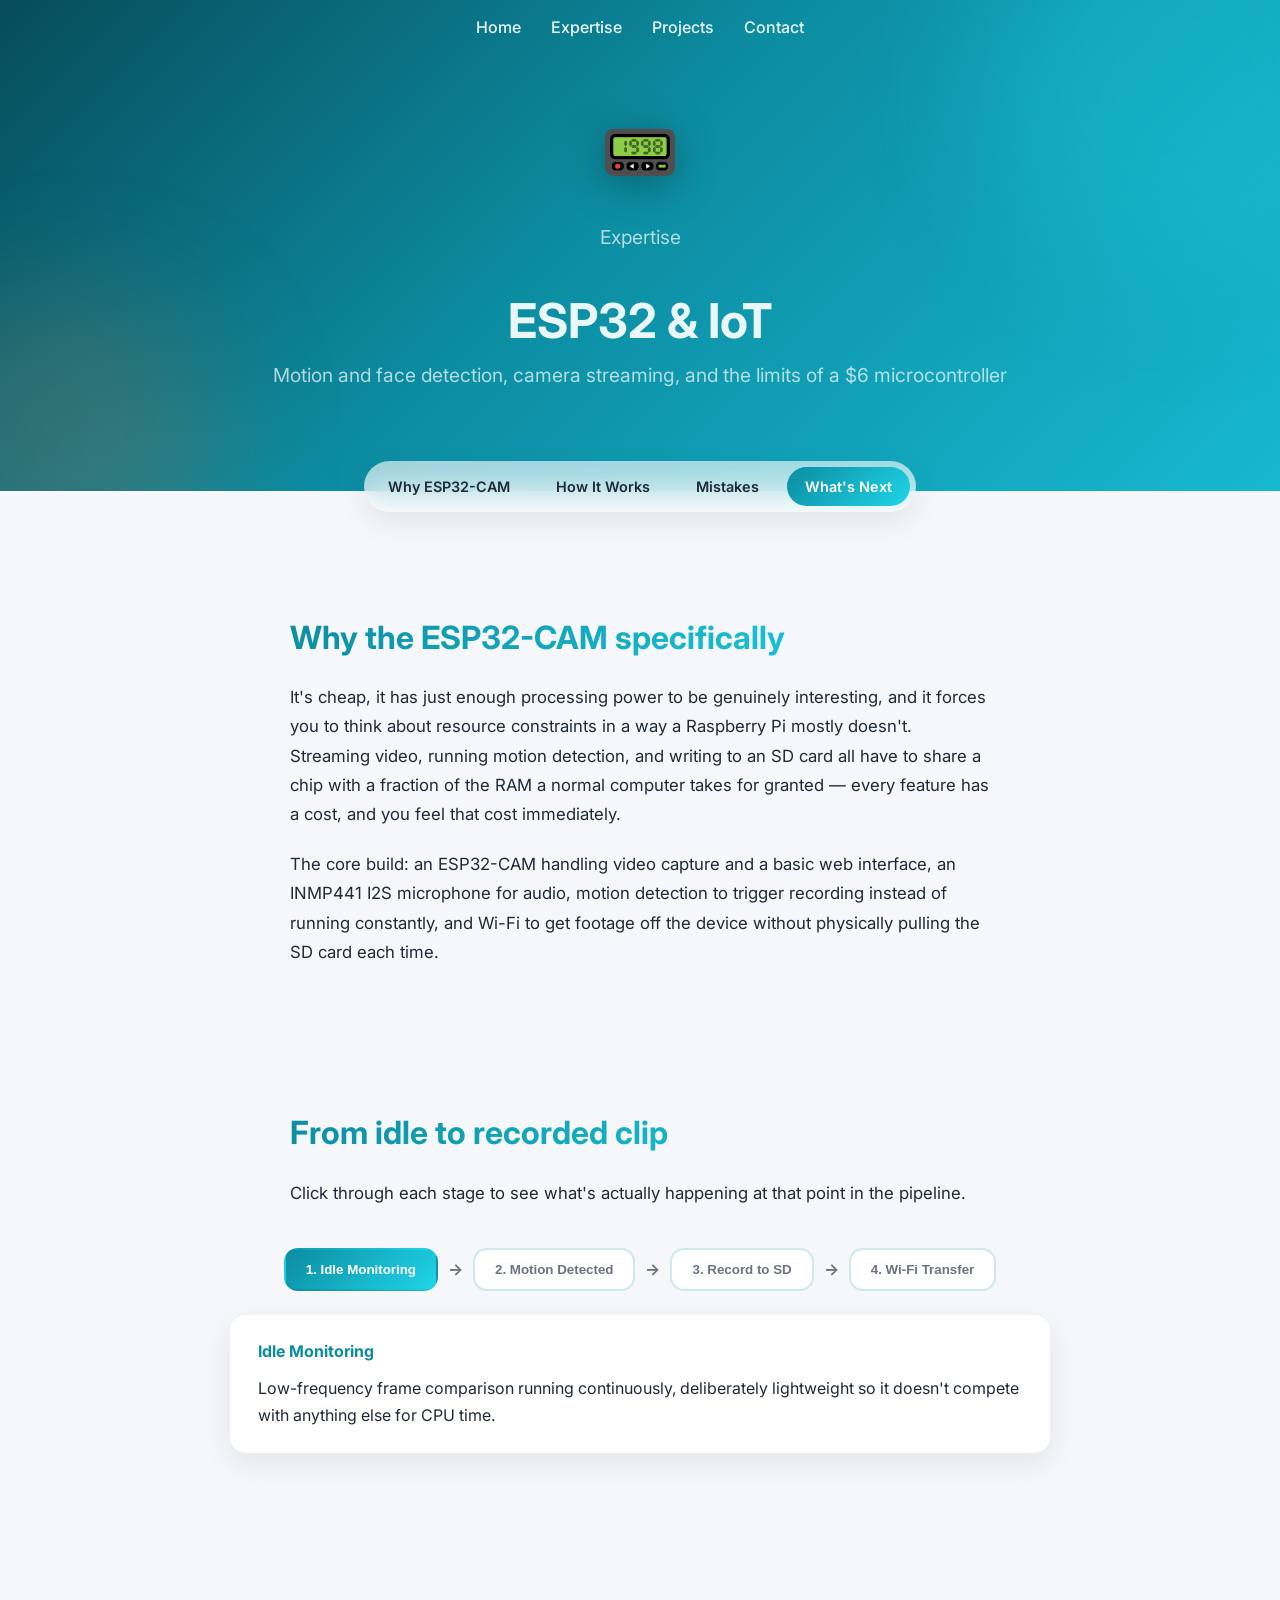
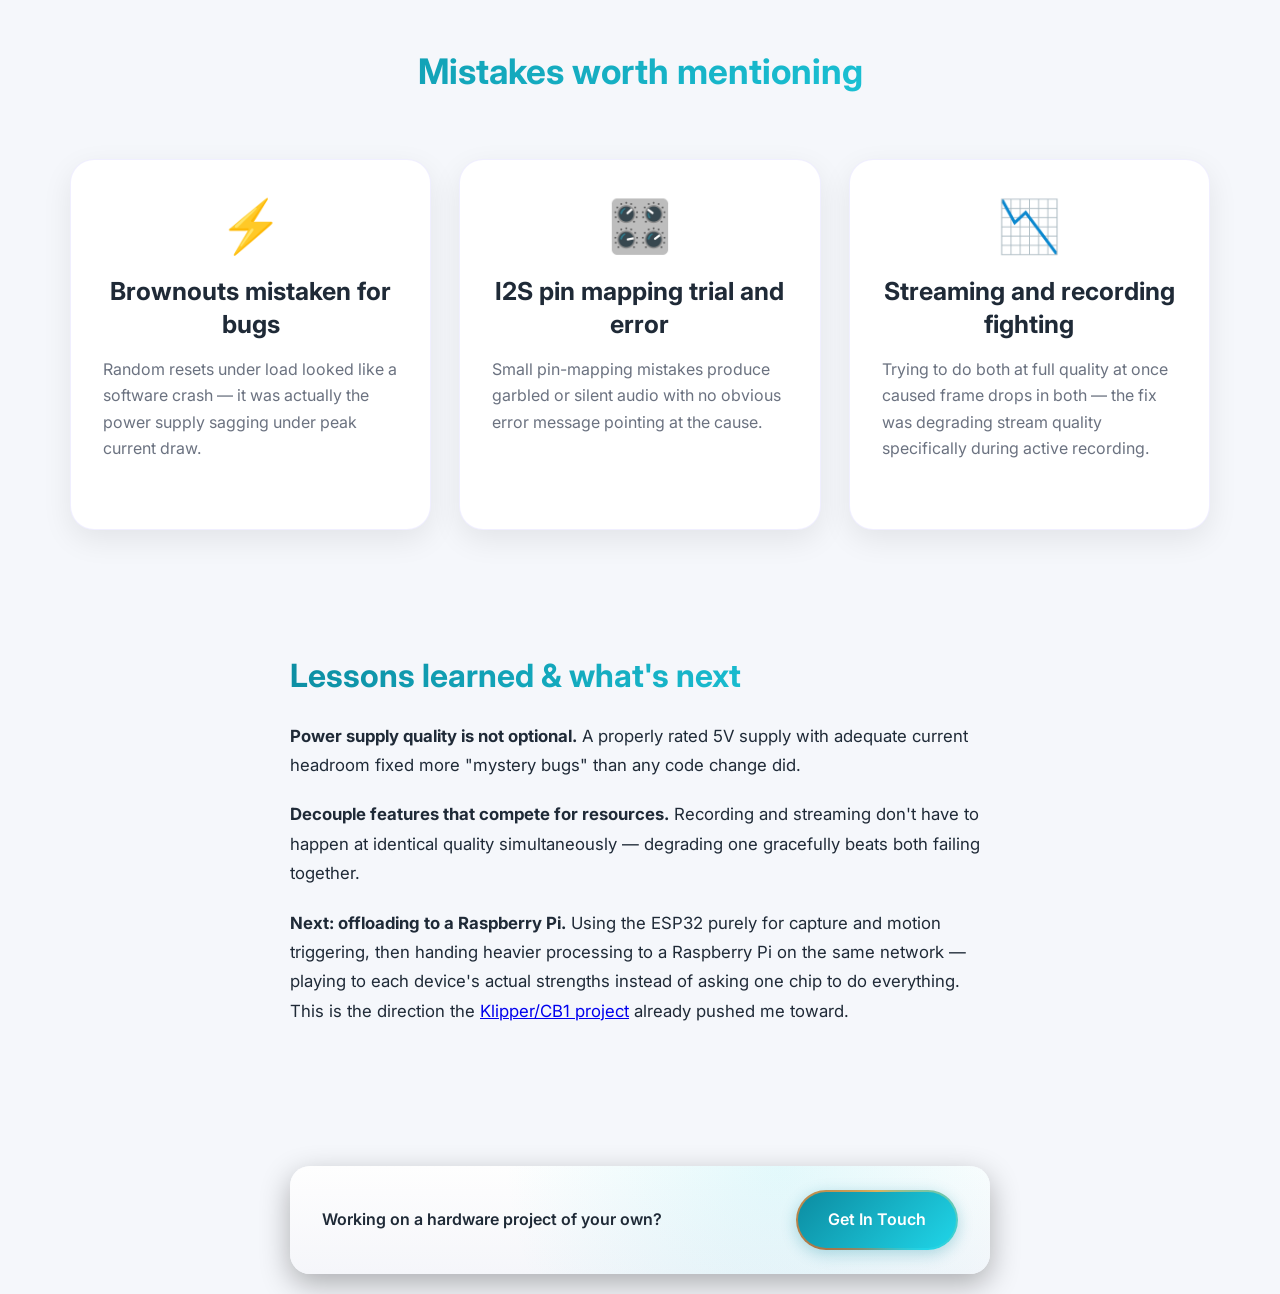
<file: esp32-iot.html>
<!DOCTYPE html>
<html lang="en">
<head>
    <meta charset="UTF-8">
    <meta name="viewport" content="width=device-width, initial-scale=1.0">
    <title>ESP32 & IoT — Hossein Jafari Sharami</title>
    <meta name="description" content="Building IoT systems with ESP32-CAM — motion/face detection, streaming, networking, and the tradeoffs of working with constrained hardware.">
    <meta name="theme-color" content="#0C8CA1">
    <link rel="canonical" href="https://hjafarisharami.ir/esp32-iot.html">
    <link rel="icon" type="image/png" href="content/Logo.png">
    <link rel="apple-touch-icon" href="content/Logo.png">
    <link rel="preconnect" href="https://fonts.googleapis.com">
    <link rel="preconnect" href="https://fonts.gstatic.com" crossorigin>
    <link rel="stylesheet" href="styles.css">
    <link href="https://fonts.googleapis.com/css2?family=Inter:wght@300;400;500;600;700&display=swap" rel="stylesheet">
    <link rel="stylesheet" href="https://cdnjs.cloudflare.com/ajax/libs/font-awesome/6.0.0/css/all.min.css">
</head>
<body>
    <a href="index.html#home" class="skip-link">Skip to content</a>
    <nav class="navbar">
        <div class="nav-container">
            <div class="nav-menu-wrapper">
                <ul class="nav-menu">
                    <li><a href="index.html#home" class="nav-link">Home</a></li>
                    <li><a href="index.html#expertise" class="nav-link">Expertise</a></li>
                    <li><a href="index.html#projects" class="nav-link">Projects</a></li>
                    <li><a href="index.html#contact" class="nav-link">Contact</a></li>
                </ul>
            </div>
            <button class="nav-toggle" aria-label="Toggle navigation" aria-expanded="false">
                <span class="bar"></span><span class="bar"></span><span class="bar"></span>
            </button>
        </div>
    </nav>
 
    <header class="page-hero">
        <div class="container">
            <div class="section-header slide-in-up" style="text-align:center;">
                <div class="page-icon">📟</div>
                <p class="section-subtitle" style="margin-bottom:8px;">Expertise</p>
                <h1 class="section-title">ESP32 & IoT</h1>
                <p class="section-subtitle">Motion and face detection, camera streaming, and the limits of a $6 microcontroller</p>
            </div>
        </div>
    </header>
 
    <nav class="page-toc">
        <div class="page-toc-track">
            <a href="#why-esp32" class="page-toc-link">Why ESP32-CAM</a>
            <a href="#how-it-works" class="page-toc-link">How It Works</a>
            <a href="#mistakes" class="page-toc-link">Mistakes</a>
            <a href="#whats-next" class="page-toc-link">What's Next</a>
        </div>
    </nav>
 
    <main class="main-content">
        <section class="blog-section" id="why-esp32">
            <div class="container blog-prose">
                <h2 class="blog-h2">Why the ESP32-CAM specifically</h2>
                <p>It's cheap, it has just enough processing power to be genuinely interesting, and it forces you to think about resource constraints in a way a Raspberry Pi mostly doesn't. Streaming video, running motion detection, and writing to an SD card all have to share a chip with a fraction of the RAM a normal computer takes for granted — every feature has a cost, and you feel that cost immediately.</p>
                <p>The core build: an ESP32-CAM handling video capture and a basic web interface, an INMP441 I2S microphone for audio, motion detection to trigger recording instead of running constantly, and Wi-Fi to get footage off the device without physically pulling the SD card each time.</p>
            </div>
        </section>
 
        <section class="blog-section" id="how-it-works" style="background: var(--color-bg);">
            <div class="container blog-prose">
                <h2 class="blog-h2">From idle to recorded clip</h2>
                <p>Click through each stage to see what's actually happening at that point in the pipeline.</p>
            </div>
 
            <div class="flow-diagram">
                <div class="flow-nodes">
                    <button class="flow-node active" data-target="flow-idle">1. Idle Monitoring</button>
                    <span class="flow-arrow">→</span>
                    <button class="flow-node" data-target="flow-motion">2. Motion Detected</button>
                    <span class="flow-arrow">→</span>
                    <button class="flow-node" data-target="flow-record">3. Record to SD</button>
                    <span class="flow-arrow">→</span>
                    <button class="flow-node" data-target="flow-transfer">4. Wi-Fi Transfer</button>
                </div>
                <div class="flow-panels">
                    <div class="flow-panel active" id="flow-idle">
                        <h4>Idle Monitoring</h4>
                        <p>Low-frequency frame comparison running continuously, deliberately lightweight so it doesn't compete with anything else for CPU time.</p>
                    </div>
                    <div class="flow-panel" id="flow-motion">
                        <h4>Motion Detected</h4>
                        <p>Frame delta crosses a threshold, switching the device into active recording mode rather than running full capture around the clock.</p>
                    </div>
                    <div class="flow-panel" id="flow-record">
                        <h4>Record to SD</h4>
                        <p>Video and I2S audio get written locally — relying on Wi-Fi for real-time transfer during the event risks dropped frames if the connection wobbles.</p>
                    </div>
                    <div class="flow-panel" id="flow-transfer">
                        <h4>Wi-Fi Transfer</h4>
                        <p>Once recording stops, the file gets pulled off over the local network — decoupling "recording" from "transferring" avoided most of the resource conflicts I ran into early on.</p>
                    </div>
                </div>
            </div>
        </section>
 
        <section class="blog-section" id="mistakes">
            <div class="container">
                <div class="section-header slide-in-up">
                    <h2 class="section-title" style="font-size:2.2rem;">Mistakes worth mentioning</h2>
                </div>
                <div class="expertise-grid">
                    <div class="expertise-card">
                        <div class="card-icon">⚡</div>
                        <h3>Brownouts mistaken for bugs</h3>
                        <p>Random resets under load looked like a software crash — it was actually the power supply sagging under peak current draw.</p>
                    </div>
                    <div class="expertise-card">
                        <div class="card-icon">🎛️</div>
                        <h3>I2S pin mapping trial and error</h3>
                        <p>Small pin-mapping mistakes produce garbled or silent audio with no obvious error message pointing at the cause.</p>
                    </div>
                    <div class="expertise-card">
                        <div class="card-icon">📉</div>
                        <h3>Streaming and recording fighting</h3>
                        <p>Trying to do both at full quality at once caused frame drops in both — the fix was degrading stream quality specifically during active recording.</p>
                    </div>
                </div>
            </div>
        </section>
 
        <section class="blog-section" id="whats-next" style="background: var(--color-bg);">
            <div class="container blog-prose">
                <h2 class="blog-h2">Lessons learned & what's next</h2>
                <p><strong>Power supply quality is not optional.</strong> A properly rated 5V supply with adequate current headroom fixed more "mystery bugs" than any code change did.</p>
                <p><strong>Decouple features that compete for resources.</strong> Recording and streaming don't have to happen at identical quality simultaneously — degrading one gracefully beats both failing together.</p>
                <p><strong>Next: offloading to a Raspberry Pi.</strong> Using the ESP32 purely for capture and motion triggering, then handing heavier processing to a Raspberry Pi on the same network — playing to each device's actual strengths instead of asking one chip to do everything. This is the direction the <a href="index.html#projects">Klipper/CB1 project</a> already pushed me toward.</p>
            </div>
        </section>
 
        <div class="page-cta-strip">
            <p>Working on a hardware project of your own?</p>
            <a href="index.html#contact" class="btn btn-primary">Get In Touch</a>
        </div>
    </main>
 
    <script src="script.js"></script>
</body>
</html>
</file>
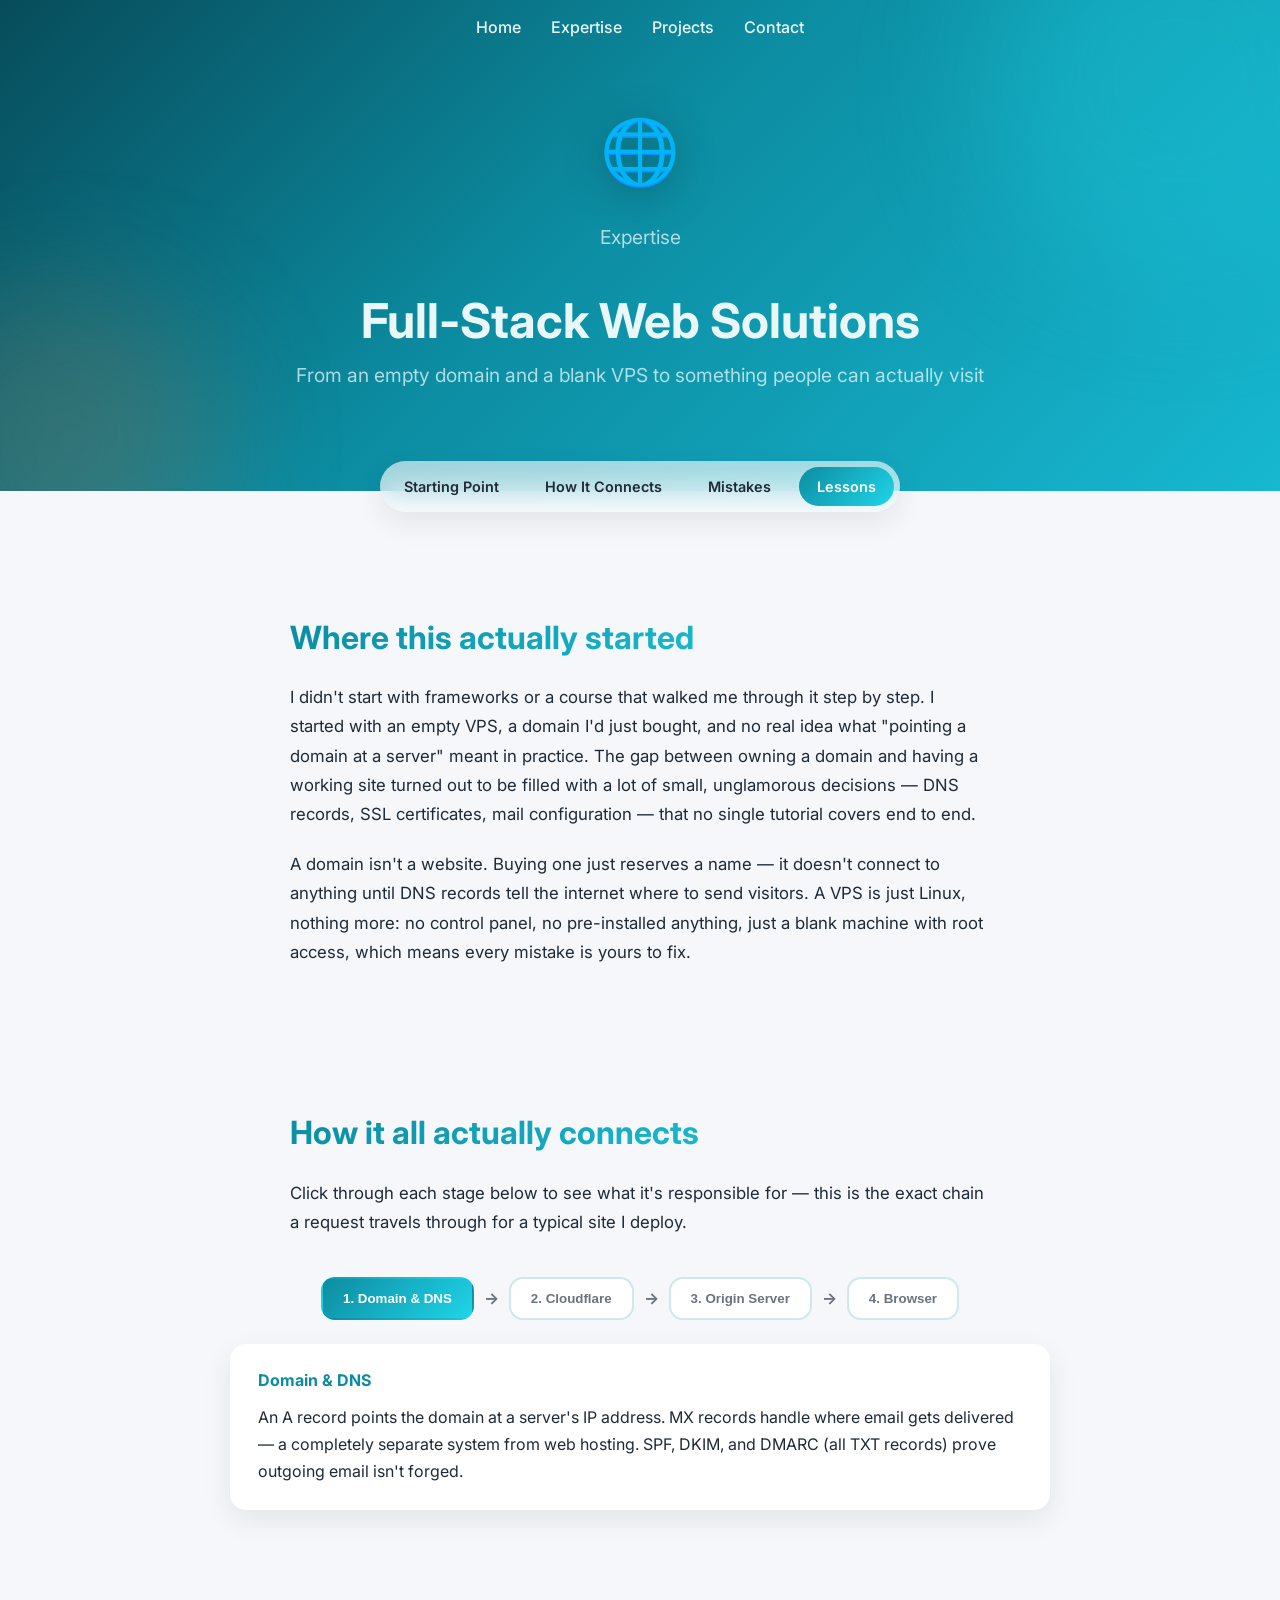
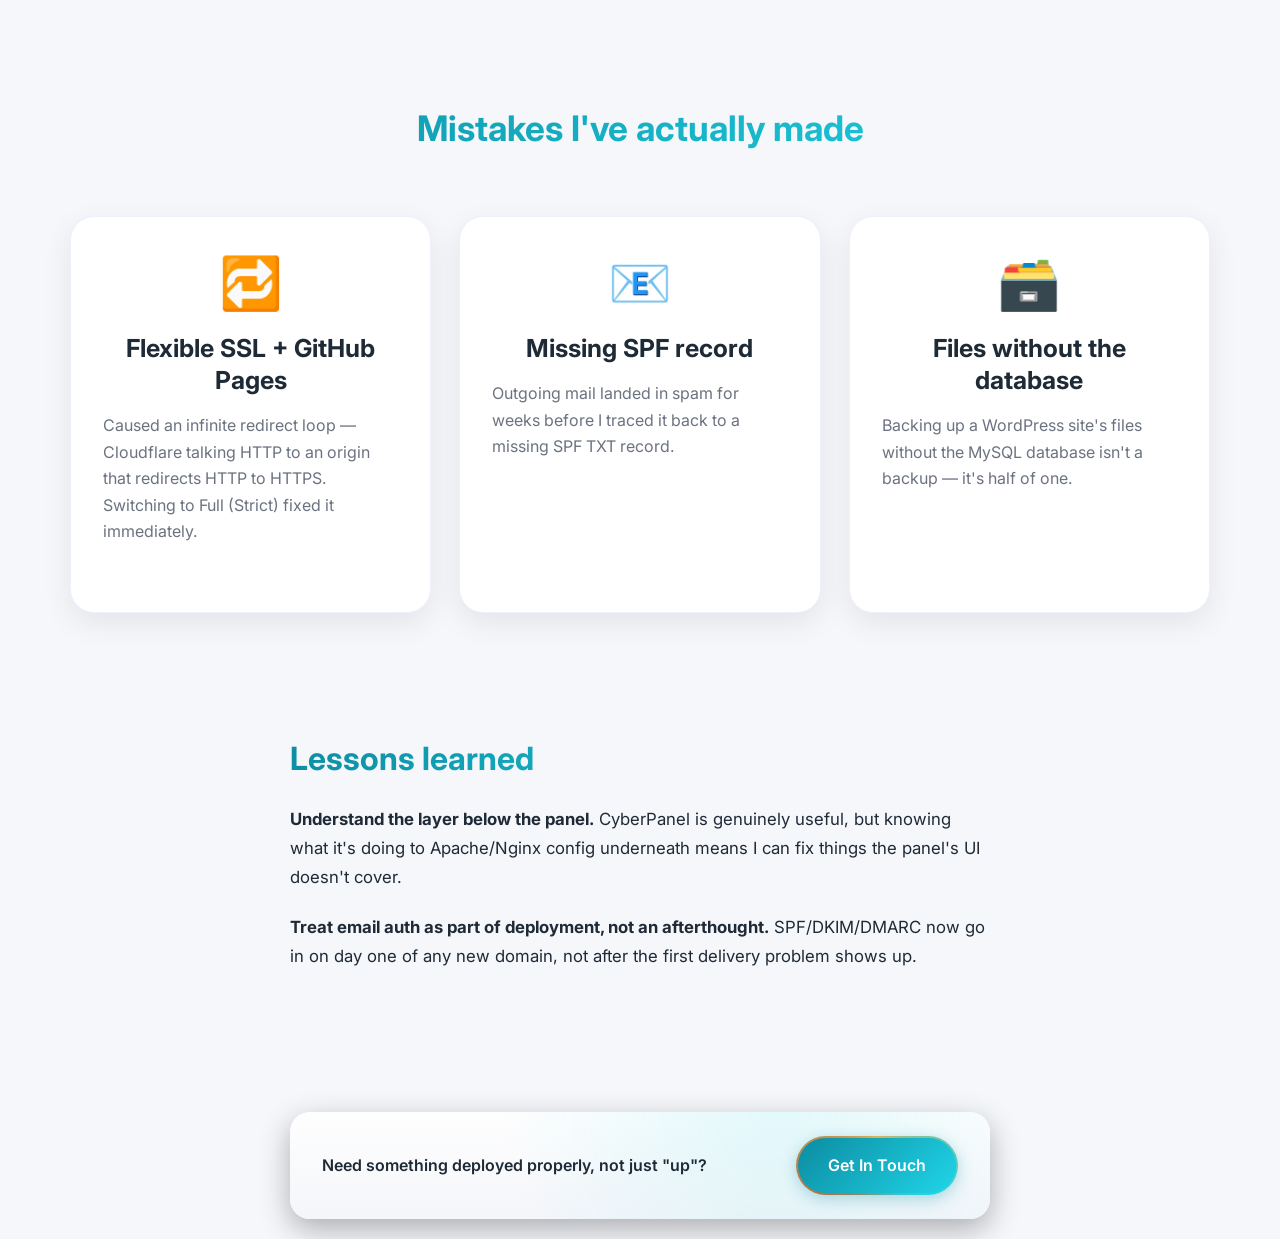
<file: fullstack-web-apps.html>
<!DOCTYPE html>
<html lang="en">
<head>
    <meta charset="UTF-8">
    <meta name="viewport" content="width=device-width, initial-scale=1.0">
    <title>Full-Stack Web Solutions — Hossein Jafari Sharami</title>
    <meta name="description" content="From an empty domain and VPS to a production-ready web application — DNS, hosting, CMS, SSL, email, and deployment, explained the way it actually happened.">
    <meta name="theme-color" content="#0C8CA1">
    <link rel="canonical" href="https://hjafarisharami.ir/fullstack-web-apps.html">
    <link rel="icon" type="image/png" href="content/Logo.png">
    <link rel="apple-touch-icon" href="content/Logo.png">
    <link rel="preconnect" href="https://fonts.googleapis.com">
    <link rel="preconnect" href="https://fonts.gstatic.com" crossorigin>
    <link rel="stylesheet" href="styles.css">
    <link href="https://fonts.googleapis.com/css2?family=Inter:wght@300;400;500;600;700&display=swap" rel="stylesheet">
    <link rel="stylesheet" href="https://cdnjs.cloudflare.com/ajax/libs/font-awesome/6.0.0/css/all.min.css">
</head>
<body>
    <a href="index.html#home" class="skip-link">Skip to content</a>
    <nav class="navbar">
        <div class="nav-container">
            <div class="nav-menu-wrapper">
                <ul class="nav-menu">
                    <li><a href="index.html#home" class="nav-link">Home</a></li>
                    <li><a href="index.html#expertise" class="nav-link">Expertise</a></li>
                    <li><a href="index.html#projects" class="nav-link">Projects</a></li>
                    <li><a href="index.html#contact" class="nav-link">Contact</a></li>
                </ul>
            </div>
            <button class="nav-toggle" aria-label="Toggle navigation" aria-expanded="false">
                <span class="bar"></span><span class="bar"></span><span class="bar"></span>
            </button>
        </div>
    </nav>
 
    <header class="page-hero">
        <div class="container">
            <div class="section-header slide-in-up" style="text-align:center;">
                <div class="page-icon">🌐</div>
                <p class="section-subtitle" style="margin-bottom:8px;">Expertise</p>
                <h1 class="section-title">Full-Stack Web Solutions</h1>
                <p class="section-subtitle">From an empty domain and a blank VPS to something people can actually visit</p>
            </div>
        </div>
    </header>
 
    <nav class="page-toc">
        <div class="page-toc-track">
            <a href="#starting-point" class="page-toc-link">Starting Point</a>
            <a href="#how-it-connects" class="page-toc-link">How It Connects</a>
            <a href="#mistakes" class="page-toc-link">Mistakes</a>
            <a href="#lessons" class="page-toc-link">Lessons</a>
        </div>
    </nav>
 
    <main class="main-content">
        <section class="blog-section" id="starting-point">
            <div class="container blog-prose">
                <h2 class="blog-h2">Where this actually started</h2>
                <p>I didn't start with frameworks or a course that walked me through it step by step. I started with an empty VPS, a domain I'd just bought, and no real idea what "pointing a domain at a server" meant in practice. The gap between owning a domain and having a working site turned out to be filled with a lot of small, unglamorous decisions — DNS records, SSL certificates, mail configuration — that no single tutorial covers end to end.</p>
                <p>A domain isn't a website. Buying one just reserves a name — it doesn't connect to anything until DNS records tell the internet where to send visitors. A VPS is just Linux, nothing more: no control panel, no pre-installed anything, just a blank machine with root access, which means every mistake is yours to fix.</p>
            </div>
        </section>
 
        <section class="blog-section" id="how-it-connects" style="background: var(--color-bg);">
            <div class="container blog-prose">
                <h2 class="blog-h2">How it all actually connects</h2>
                <p>Click through each stage below to see what it's responsible for — this is the exact chain a request travels through for a typical site I deploy.</p>
            </div>
 
            <div class="flow-diagram">
                <div class="flow-nodes">
                    <button class="flow-node active" data-target="flow-dns">1. Domain & DNS</button>
                    <span class="flow-arrow">→</span>
                    <button class="flow-node" data-target="flow-cf">2. Cloudflare</button>
                    <span class="flow-arrow">→</span>
                    <button class="flow-node" data-target="flow-origin">3. Origin Server</button>
                    <span class="flow-arrow">→</span>
                    <button class="flow-node" data-target="flow-browser">4. Browser</button>
                </div>
                <div class="flow-panels">
                    <div class="flow-panel active" id="flow-dns">
                        <h4>Domain & DNS</h4>
                        <p>An A record points the domain at a server's IP address. MX records handle where email gets delivered — a completely separate system from web hosting. SPF, DKIM, and DMARC (all TXT records) prove outgoing email isn't forged.</p>
                    </div>
                    <div class="flow-panel" id="flow-cf">
                        <h4>Cloudflare</h4>
                        <p>Proxies traffic, terminates SSL at the edge, and caches static assets — the origin server does less work and isn't the first point of contact for every request.</p>
                    </div>
                    <div class="flow-panel" id="flow-origin">
                        <h4>Origin Server</h4>
                        <p>For dynamic sites: a VPS running CyberPanel over Apache/OpenLiteSpeed, MySQL, and Let's Encrypt. For static sites: GitHub Pages, rebuilding automatically on every push.</p>
                    </div>
                    <div class="flow-panel" id="flow-browser">
                        <h4>Browser</h4>
                        <p>Receives the final response — but only shows up in search results at all if canonical tags, sitemap, and social preview tags actually point at the right domain.</p>
                    </div>
                </div>
            </div>
        </section>
 
        <section class="blog-section" id="mistakes">
            <div class="container">
                <div class="section-header slide-in-up">
                    <h2 class="section-title" style="font-size:2.2rem;">Mistakes I've actually made</h2>
                </div>
                <div class="expertise-grid">
                    <div class="expertise-card">
                        <div class="card-icon">🔁</div>
                        <h3>Flexible SSL + GitHub Pages</h3>
                        <p>Caused an infinite redirect loop — Cloudflare talking HTTP to an origin that redirects HTTP to HTTPS. Switching to Full (Strict) fixed it immediately.</p>
                    </div>
                    <div class="expertise-card">
                        <div class="card-icon">📧</div>
                        <h3>Missing SPF record</h3>
                        <p>Outgoing mail landed in spam for weeks before I traced it back to a missing SPF TXT record.</p>
                    </div>
                    <div class="expertise-card">
                        <div class="card-icon">🗃️</div>
                        <h3>Files without the database</h3>
                        <p>Backing up a WordPress site's files without the MySQL database isn't a backup — it's half of one.</p>
                    </div>
                </div>
            </div>
        </section>
 
        <section class="blog-section" id="lessons" style="background: var(--color-bg);">
            <div class="container blog-prose">
                <h2 class="blog-h2">Lessons learned</h2>
                <p><strong>Understand the layer below the panel.</strong> CyberPanel is genuinely useful, but knowing what it's doing to Apache/Nginx config underneath means I can fix things the panel's UI doesn't cover.</p>
                <p><strong>Treat email auth as part of deployment, not an afterthought.</strong> SPF/DKIM/DMARC now go in on day one of any new domain, not after the first delivery problem shows up.</p>
            </div>
        </section>
 
        <div class="page-cta-strip">
            <p>Need something deployed properly, not just "up"?</p>
            <a href="index.html#contact" class="btn btn-primary">Get In Touch</a>
        </div>
    </main>
 
    <script src="script.js"></script>
</body>
</html>
</file>
<file: styles.css>
/* Reset and Base Styles */
* {
    margin: 0;
    padding: 0;
    box-sizing: border-box;
}

html {
    scroll-behavior: smooth;
}

body {
    font-family: 'Inter', sans-serif;
    background-color: var(--color-bg);
    color: var(--color-text);
    line-height: 1.6;
    overflow-x: hidden;
    overflow-y: auto;
}

.skip-link {
    position: absolute;
    top: -50px;
    left: 10px;
    background: #2f80ed;
    color: white;
    padding: 10px 18px;
    border-radius: 8px;
    z-index: 10000;
    text-decoration: none;
    transition: top 0.2s ease;
}

.skip-link:focus {
    top: 10px;
}

html { scroll-padding-top: 80px; }

:root {
    --nav-h: 80px;

    /* base */
    --color-bg: #f5f7fb;
    --color-surface: #ffffff;
    --color-text: #1f2a37;
    --color-text-muted: #6b7280;
    --color-text-on-dark: #EAF7F8;

    /* brand palette — derived from hero photo */
    --color-cyan: #20D5E8;
    --color-cyan-deep: #0C8CA1;
    --color-wood: #a87548;
    --color-wood-deep: #8a5f39;
    --color-gold: #DDB15A;
    --color-dark: #081E26;

    --color-gradient-primary: linear-gradient(135deg, #0C8CA1 0%, #20D5E8 100%);
    --color-gradient-dark: linear-gradient(135deg, #074C5A 0%, #0C8CA1 45%, #17B8D1 100%);
    --color-gradient-surface: radial-gradient(circle at 70% 0%, rgba(32, 213, 232, 0.12), transparent 55%), linear-gradient(180deg, #fefefe 0%, #f5f6fa 100%);
}

@property --angle {
    syntax: '<angle>';
    initial-value: 0deg;
    inherits: false;
}

/* Navigation */
.navbar {
    position: fixed;
    top: 0; left: 0; right: 0;
    z-index: 999;
    padding: 15px 0;
}

.navbar::before {
    content: '';
    position: absolute;
    inset: 0;
    z-index: -1;
    background: rgba(255, 255, 255, 0);
    backdrop-filter: blur(0px);
    -webkit-backdrop-filter: blur(0px);
    transition: background 0.3s ease, backdrop-filter 0.3s ease, -webkit-backdrop-filter 0.3s ease;
    will-change: backdrop-filter;
}

.navbar.navbar-scrolled::before {
    background: rgba(0,0,0, 0.45);
    backdrop-filter: blur(18px);
    -webkit-backdrop-filter: blur(18px);
}

.navbar.navbar-scrolled {
    box-shadow: 0 2px 20px rgba(0, 0, 0, 0.1);
}

.navbar.navbar-scrolled {
    position: fixed;
    background: rgba(255, 255, 255, 0);
    backdrop-filter: blur(70px);
    box-shadow: 0 2px 20px rgba(0, 0, 0, 0.1);

}

.nav-container {
    max-width: 1200px;
    margin: 0 auto;
    display: flow-root;
    align-items: center;
    padding: 0 30px;
    gap: 24px;
}

.nav-toggle {
    display: none;
    flex-direction: column;
    justify-content: center;
    align-items: center;
    gap: 5px;
    width: 44px;
    height: 44px;
    border: none;
    background: transparent;
    cursor: pointer;
    margin-left: 16px;
}

.nav-toggle .bar {
    width: 24px;
    height: 2px;
    background: var(--color-text-on-dark);
    transition: all 0.3s ease;
}

.nav-menu-wrapper {
    flex: 1;
    display: flex;
    justify-content: center;
    position: relative;
}

.nav-logo {
    font-size: 28px;
    font-weight: 700;
    background: linear-gradient(135deg, #667eea 0%, #764ba2 100%);
    -webkit-background-clip: text;
    -webkit-text-fill-color: transparent;
    background-clip: text;
}

.nav-menu {
    display: flex;
    border-radius: 20px;
    list-style: none;
    gap: 30px;
}

.nav-link {
    text-decoration: none;
    color: var(--color-text-on-dark);
    font-weight: 500;
    transition: all 0.3s ease;
    position: relative;
}

.nav-link:hover {
    color: var(--color-wood);
}

.nav-link::after {
    content: '';
    position: absolute;
    bottom: -5px;
    left: 0;
    width: 0;
    height: 2px;
    background: var(--color-wood);
    transition: width 0.3s ease;
}

.nav-link:hover::after {
    width: 100%;
}

.nav-link.is-active {
    color: var(--color-gold);
}

.nav-link.is-active::after {
    width: 100%;
}

/* Full Page Sections */
.full-page {
    min-height: calc((var(--vh, 1vh) * 100) - 80px);
    display: flex;
    align-items: center;
    padding: 60px 0;
}

.container {
    max-width: 1200px;
    margin: 0 auto;
    padding: 0 30px;
    width: 100%;
}

/* Section Headers */
.section-header {
    text-align: center;
    margin-bottom: 0px;
}

.section-title {
    font-size: 3rem;
    font-weight: 700;
    margin-top: 30px;
    background: var(--color-gradient-primary);
    -webkit-background-clip: text;
    text-align: center;
    -webkit-text-fill-color: transparent;
    background-clip: text;
}

.section-subtitle {
    font-size: 1.2rem;
    color: var(--color-muted);
    font-weight: 400;
    margin-bottom: 40px;
}

/* Home Section */
.home-section {
    background: url("content/Hero-BG.jpeg");
    background-size: cover;
    background-position: bottom;
    background-repeat: no-repeat;
}

.hero-text{
    padding: 30px 20px;
    /*background-color: rgba(255, 255, 255, 0.0.8);*/
    border-radius: 20px;
    box-shadow: 0 12px 30px rgba(0,0,0,0.8);
  backdrop-filter: blur(20px);
}

.hero-content {
    display: grid;
    grid-template-columns: 1fr 1fr;
    gap: 40px;
    align-items: center;
    
}

.hero-title {
    font-size: 3.1rem;
    font-weight: 700;
    margin-bottom: 15px;
    color: var(--color-surface);
    line-height: 1.2;
    
}

.hero-subtitle {
    font-size: 1.3rem;
    color: var(--color-text-on-dark);
    font-weight: 600;
    margin-bottom: 16px;
}

.hero-description {
    font-size: 1.05rem;
    color: var(--color-text-on-dark);
    margin-bottom: 30px;
    line-height: 1.7;
}

.hero-media {
    display: flex;
    flex-direction: column;
    gap: 20px;
    justify-content: center;
}

.hero-photo {
    margin: 15px 0 0;
    border-radius: 24px;
    overflow: hidden;
    box-shadow: 0 25px 60px rgba(0, 0, 0, 0.18);
    border: 6px solid rgba(255, 255, 255, 0.8);
    background: #1b1f3a;
    max-height: 460px;
    transform: translateY(var(--parallax-y, 0px));
    will-change: transform;
}

.hero-photo img {
    width: 100%;
    height: 100%;
    object-fit: cover;
    display: block;
    filter: saturate(0.95);
}

.hero-buttons {
    container-type: inline-size;
    container-name: hero-buttons;
}

.hero-buttons-inner {
    display: flex;
    gap: 20px;
}

@container hero-buttons (max-width: 400px) {
    .hero-buttons-inner {
        flex-direction: column;
        align-items: stretch;
    }
}

.btn {
    padding: 15px 30px;
    border-radius: 50px;
    text-decoration: none;
    font-weight: 600;
    transition: all 0.3s ease;
    border: none;
    cursor: pointer;
    font-size: 16px;
}

.btn-primary {
    border: 2px solid transparent;
    background:
        var(--color-gradient-primary) padding-box,
        conic-gradient(from var(--angle), var(--color-gold), var(--color-cyan), var(--color-wood), var(--color-gold)) border-box;
    color: white;
    box-shadow: 0 4px 15px rgba(12, 140, 161, 0.3);
    transition: --angle 0s, transform 0.3s ease, box-shadow 0.3s ease;
    animation: shine-spin 2.2s linear infinite;
}

.btn-primary:hover {
    transform: translateY(-3px);
    box-shadow: 0 6px 20px rgba(12, 140, 161, 0.4);
    
}

.btn-secondary {
    background: transparent;
    color: var(--color-bg);
    border: 2px solid var(--color-cyan);
}

.btn-secondary:hover {
    background: var(--color-cyan-deep);
    color: white;
    box-shadow: 0 4px 15px rgba(168, 117, 72, 0.8);
    transform: translateY(-3px);
}

.btn-ghost {
    background: rgba(32, 213, 232, 0.08);
    border: 1px solid rgba(32, 213, 232, 0.4);
    color: var(--color-text);
}

.btn-ghost:hover {
    background: rgba(32, 213, 232, 0.15);
}

.text-link {
    display: inline-flex;
    align-items: center;
    gap: 6px;
    font-weight: 600;
    color: var(--color-text);
    text-decoration: none;
}

.text-link i {
    transition: transform 0.3s ease;
    font-size: 0.9rem;
}

.text-link:hover i {
    transform: translate(3px, -3px);
}

.is-disabled {
    opacity: 0.45;
    cursor: not-allowed;
    pointer-events: none;
}

.is-disabled:hover {
    transform: none !important;
}

.profile-card {
    background: white;
    border-radius: 20px;
    padding: 28px;
    text-align: left;
    box-shadow: 0 10px 30px rgba(0, 0, 0, 0.1);
    border: 1px solid rgba(102, 126, 234, 0.15);
    transition: all 0.3s ease;
}

.profile-card:hover {
    transform: translateY(-10px);
    box-shadow: 0 20px 40px rgba(0, 0, 0, 0.15);
}

.availability-meta {
    display: flex;
    flex-wrap: wrap;
    gap: 10px 20px;
    margin-top: 16px;
    font-size: 0.95rem;
    color: var(--color-muted);
}

.availability-meta i {
    color: var(--color-cyan-deep);
    margin-right: 6px;
}

.availability-meta span {
    display: inline-flex;
    align-items: center;
    gap: 6px;
}

.profile-info h3 {
    font-size: 1.5rem;
    margin-bottom: 10px;
    color: var(--color-text);
}

.profile-info p {
    color: var(--color-muted);
}

/* About Section */
.about-section {
    background: white;
}

.about-text {
    display: flex;
}

.about-content {
    display: grid;
    grid-template-columns: 1.4fr 1fr;
    gap: 60px;
    align-items: stretch;
}

.about-stats {
    display: flex;
}

.info-card {
    background: white;
    border-radius: 20px;
    padding: 40px;
    box-shadow: 0 10px 30px rgba(0, 0, 0, 0.1);
    transition: all 0.3s ease;
    flex:1;
    display: flex;
    flex-direction: column;
    justify-content: center;
}

.info-card:hover {
    transform: translateY(-5px);
    box-shadow: 0 15px 35px rgba(0, 0, 0, 0.15);
}

.info-card h3 {
    font-size: 1.8rem;
    margin-bottom: 20px;
    color: var(--color-text);
}

.info-card p {
    color: var(--color-muted);
    line-height: 1.7;
}

.stats-grid {
    flex:1;
    display: grid;
    grid-template-columns:1fr;
    gap: 20px;
}

.stat-card {
    background: white;
    border-radius: 15px;
    padding: 30px;
    text-align: center;
    box-shadow: 0 8px 25px rgba(0, 0, 0, 0.1);
    transition: all 0.3s ease;
}

.stat-card:hover {
    transform: translateY(-5px);
    box-shadow: 0 12px 30px rgba(0, 0, 0, 0.15);
}

.stat-number {
    font-size: 2.5rem;
    font-weight: 700;
    color: var(--color-cyan-deep);
    margin-bottom: 10px;
}

.stat-label {
    color: var(--color-muted);
    font-weight: 500;
}

/* Skills Section */
.skills-section {
    position: relative;
    background: linear-gradient(135deg, #081E26, #0C8CA1);
    color: #EAF7F8;
    overflow: hidden;
}

.skills-section::before,
.skills-section::after {
    content: '';
    position: absolute;
    inset: 0;
    background:
        radial-gradient(circle at 10% 20%, rgba(255,255,255,0.08), transparent 45%),
        radial-gradient(circle at 80% 10%, rgba(255,255,255,0.08), transparent 50%),
        linear-gradient(120deg, rgba(255,255,255,0.03) 20%, transparent 50%),
        radial-gradient(circle at 30% 80%, rgba(255,255,255,0.05), transparent 55%);
    animation: drift 18s linear infinite;
    z-index: 0;
    opacity: 0.8;
}

.skills-section::after {
    filter: blur(40px);
    opacity: 0.4;
    animation-duration: 26s;
}

.skills-section .skills-inner {
    margin-top: 40px;
}

.skills-section .container,
.skills-section .skills-inner,
.skills-section .section-header,
.skills-section .section-helper,
.skills-section .skills-fallback {
    position: relative;
    z-index: 1;
}

.section-helper {
    text-align: center;
    color: rgba(236, 237, 255, 0.8);
    font-weight: 500;
    margin: 15px auto 25px;
    max-width: 640px;
}

.skills-section .section-title {
    background: none;
    color: #eef2ff;
    -webkit-text-fill-color: #eef2ff;
}

.skills-section .section-subtitle {
    color: rgba(255,255,255,0.7);
}

.skills-fallback {
    margin-top: 35px;
    display: grid;
    grid-template-columns: repeat(auto-fit, minmax(220px, 1fr));
    gap: 20px;
}

.skills-fallback > div {
    background: rgba(255, 255, 255, 0.08);
    border-radius: 16px;
    padding: 20px;
    box-shadow: 0 12px 25px rgba(0, 0, 0, 0.25);
    border: 1px solid rgba(255, 255, 255, 0.08);
}

.skills-fallback h4 {
    margin-bottom: 10px;
    color: #f5f7ff;
}

.skills-fallback ul {
    list-style: none;
    padding: 0;
    margin: 0;
}

.skills-fallback li {
    position: relative;
    padding-left: 18px;
    margin-bottom: 8px;
    color: rgba(255,255,255,0.75);
    font-size: 0.95rem;
}

.skills-fallback li::before {
    content: '•';
    position: absolute;
    left: 0;
    color: var(--color-cyan);
}

.skills-grid {
    display: grid;
    grid-template-columns: repeat(auto-fit, minmax(300px, 1fr));
    gap: 30px;
}

.category-card {
    background: white;
    border-radius: 20px;
    padding: 40px;
    text-align: center;
    box-shadow: 0 10px 30px rgba(0, 0, 0, 0.1);
    transition: all 0.3s ease;
}

.category-card:hover {
    transform: translateY(-10px);
    box-shadow: 0 20px 40px rgba(0, 0, 0, 0.15);
}

.category-icon {
    font-size: 3rem;
    color: var(--color-cyan-deep);
    margin-bottom: 20px;
}

.category-card h3 {
    font-size: 1.5rem;
    margin-bottom: 20px;
    color: var(--color-text);
}

.skill-list {
    display: flex;
    flex-wrap: wrap;
    gap: 10px;
    justify-content: center;
}

.skill-tag {
    background: var(--color-gradient-primary);
    color: white;
    padding: 8px 16px;
    border-radius: 20px;
    font-size: 0.9rem;
    font-weight: 500;
}

/* Projects Section */
.projects-section {
    background: white;
}

.projects-grid {
    display: grid;
    grid-template-columns: repeat(auto-fit, minmax(350px, 1fr));
    gap: 30px;
}

.project-card {
    background: white;
    border-radius: 20px;
    overflow: hidden;
    box-shadow: 0 10px 30px rgba(0, 0, 0, 0.1);
    transition: all 0.3s ease;
    display: flex;
    flex-direction: column;
    height: 100%;
}

.project-card:hover {
    transform: translateY(-10px);
    box-shadow: 0 20px 40px rgba(0, 0, 0, 0.15);
}

.project-visual {
    height: 220px;
    overflow: hidden;
    position: relative;
}

.project-visual img {
    width: 100%;
    height: 100%;
    object-fit: cover;
    display: block;
    transition: transform 0.6s ease;
}

.project-card:hover .project-visual img {
    transform: scale(1.05);
}

.project-content {
    padding: 30px;
    display: flex;
    flex-direction: column;
    flex: 1;
}

.project-content h3 {
    font-size: 1.5rem;
    margin-bottom: 15px;
    color: var(--color-text);
}

.project-content p {
    color: var(--color-muted);
    margin-bottom: 20px;
    line-height: 1.6;
}

.project-tech {
    display: flex;
    flex-wrap: wrap;
    gap: 8px 8px;
    row-gap: 12px;
    margin-top: auto;
    padding-top: 12px;
}

.tech-tag {
    background: #f8f9fa;
    color: var(--color-cyan);
    padding: 6px 12px;
    border-radius: 15px;
    font-size: 0.8rem;
    font-weight: 500;
    border: 1px solid #e9ecef;
    white-space: nowrap;
}

.project-actions {
    margin-top: 20px;
    display: flex;
}

.project-actions .btn {
    flex: 1;
    text-align: center;
}

.project-actions .btn-ghost {
    width: 100%;
    text-align: center;
}

.project-actions .text-link {
    justify-content: flex-start;
    color: var(--color-text);
    font-size: 0.95rem;
}

.project-actions .text-link i {
    transform: none;
}

/* Experience Section */
.experience-section {
    background: var(--color-gradient-surface);
}

.timeline {
    position: relative;
    max-width: 800px;
    margin: 0 auto;
}

.timeline::before {
    content: '';
    position: absolute;
    left: 50%;
    top: 0;
    bottom: 0;
    width: 2px;
    background: var(--color-gradient-primary);
    transform: translateX(-50%);
}

.timeline-item {
    position: relative;
    margin-bottom: 50px;
    width: 50%;
    padding-bottom: 10px;
}

.timeline-item:nth-child(odd) {
    left: 0;
    padding-right: 30px;
    text-align: right;
}

.timeline-item:nth-child(even) {
    left: 50%;
    padding-left: 30px;
}

.timeline-marker {
    position: absolute;
    top: 20px;
    width: 20px;
    display: flex;
    flex-direction: column;
    align-items: center;
    z-index: 2;
}

.timeline-item:nth-child(odd) .timeline-marker {
    right: -10px;
}

.timeline-item:nth-child(even) .timeline-marker {
    left: -10px;
}

.timeline-dot {
    width: 16px;
    height: 16px;
    background: var(--color-gradient-primary);
    border-radius: 50%;
    border: 3px solid #fff;
    box-shadow: 0 0 0 3px rgba(32, 213, 232, 0.35);
}

.timeline-line {
    flex: 1;
    width: 3px;
    background: linear-gradient(180deg, rgba(12, 140, 161, 0.7), transparent);
    margin-top: 6px;
}

.timeline-item:last-child .timeline-line {
    display: none;
}

.timeline-content {
    background: white;
    border-radius: 15px;
    padding: 30px;
    box-shadow: 0 10px 30px rgba(0, 0, 0, 0.1);
    transition: all 0.3s ;
}

.timeline-content:hover {
    transform: translateY(-5px);
    box-shadow: 0 15px 35px rgba(0, 0, 0, 0.15);
}

.timeline-date {
    color: var(--color-cyan-deep);
    font-weight: 600;
    margin-bottom: 10px;
}

.timeline-content h3 {
    font-size: 1.3rem;
    margin-bottom: 5px;
    color: var(--color-text);
}

.timeline-content h4 {
    color: var(--color-muted);
    font-weight: 500;
    margin-bottom: 15px;
}

.timeline-content p {
    color: var(--color-muted);
    line-height: 1.6;
}

/* Contact Section */
.contact-section {
    background: var(--color-gradient-surface);
}

.contact-content {
    display: grid;
    grid-template-columns: 1fr 1fr;
    gap: 60px;
}

.contact-card {
    background: white;
    border-radius: 20px;
    padding: 5%;
    box-shadow: 0 10px 30px rgba(0, 0, 0, 0.1);
    margin-bottom: 30px;
}

.contact-cta {
    margin: 25px 0;
    padding: 20px;
    border-radius: 16px;
    border: 1px solid rgba(102, 126, 234, 0.25);
    background: rgba(102, 126, 234, 0.08);
    color: #4a5568;
    display: flex;
    flex-direction: column;
    gap: 16px;
}

.btn-download {
    border: 2px solid var(--color-wood);
    color: var(--color-wood-deep);
}
.btn-download:hover {
    background: var(--color-wood);
    color: white;
}

.contact-form {
    background: white;
    border-radius: 20px;
    padding: 5%;
    box-shadow: 0 10px 30px rgba(0, 0, 0, 0.1);
}

.form-helper {
    color: var(--color-muted);
    margin-bottom: 20px;
    font-size: 0.95rem;
}

.contact-item {
    display: flex;
    align-items: center;
    margin-bottom: 30px;
}

.contact-icon {
    width: 50px;
    height: 50px;
    background: var(--color-gradient-primary);
    border-radius: 50%;
    display: flex;
    align-items: center;
    justify-content: center;
    color: white;
    font-size: 1.2rem;
    margin-right: 20px;
}

.contact-details h4 {
    font-size: 1.1rem;
    margin-bottom: 5px;
    color: var(--color-text);
}

.contact-details p {
    color: var(--color-muted);
}

.social-links {
    display: flex;
    gap: 15px;
    justify-content: center;
    margin-top: 20px;
}

.social-link {
    width: 50px;
    height: 50px;
    background: var(--color-gradient-primary);
    border-radius: 50%;
    display: flex;
    align-items: center;
    justify-content: center;
    color: white;
    text-decoration: none;
    font-size: 1.2rem;
    transition: all 0.3s ease;
}

.social-link:hover {
    transform: translateY(-3px);
    box-shadow: 0 6px 20px rgba(102, 126, 234, 0.4);
}

/* ====================== EXPERTISE SECTION ====================== */
.expertise-section {
background: var(--color-gradient-surface);
}

.expertise-grid {
    display: grid;
    grid-template-columns: repeat(auto-fit, minmax(320px, 1fr));
    gap: 28px;
    margin-top: 60px;
}

.expertise-card {
    background: white;
    border-radius: 24px;
    padding: 40px 32px;
    box-shadow: 0 10px 30px rgba(0, 0, 0, 0.08);
    text-decoration: none;
    color: inherit;
    transition: all 0.4s cubic-bezier(0.4, 0, 0.2, 1);
    border: 1px solid rgba(108, 99, 255, 0.1);
    display: flex;
    flex-direction: column;
    height: 100%;
}

.expertise-card:hover {
    transform: translateY(-12px);
    box-shadow: 0 25px 50px rgba(108, 99, 255, 0.4);
    border-color: rgba(108, 99, 255, 0.3);
}

.card-icon {
    font-size: 3.2rem;
    align-self: center;
    margin-bottom: 24px;
    line-height: 1;
}

.expertise-card h3 {
    font-size: 1.55rem;
    text-align: center;
    margin-bottom: 16px;
    color: #1f2a37;
    line-height: 1.3;
}

.expertise-card p {
    color: #6b7280;
    line-height: 1.65;
    margin-bottom: 28px;
    flex-grow: 1;
}

.explore-link {
    color: var(--color-cyan-deep);
    font-weight: 600;
    display: inline-flex;
    align-items: center;
    gap: 8px;
    margin-top: auto;
    transition: gap 0.3s ease;
}

.expertise-card:hover .explore-link {
    gap: 14px;
}

@media (min-width: 1025px) {
    .timeline {
        display: flex;
        justify-content: space-between;
        align-items: flex-start;
        gap: 20px;
        max-width: 100%;
        padding-top: 60px;
    }

    .timeline::before {
        content: '';
        position: absolute;
        top: 68px;
        left: 0;
        right: 0;
        width: 100%;
        height: 2px;
        background: var(--color-gradient-primary);
        transform: none;
    }

    .timeline-item {
        position: relative;
        left: auto !important;      
        width: auto;
        flex: 1;
        max-width: 350px;
        margin-bottom: 0;
        padding: 0 !important;      
        text-align: center !important;
    }

    .timeline-marker {
        position: static;
        width: auto;
        display: flex;
        justify-content: center;
        margin-bottom: 20px;
    }

    .timeline-line { display: none; }

    .timeline-item:nth-child(odd) .timeline-marker,
    .timeline-item:nth-child(even) .timeline-marker {
        left: auto;
        right: auto;
    }
}

/* ============ 404 Page ============ */
.error-page {
    margin: 0;
    min-height: 100vh;
    display: flex;
    align-items: center;
    justify-content: center;
    flex-direction: column;
    gap: 14px;
    text-align: center;
    padding: 20px;
    background: var(--color-gradient-dark);
    color: var(--color-text-on-dark);
}
.error-code {
    font-size: 6rem;
    font-weight: 700;
    line-height: 1;
    background: var(--color-gradient-primary);
    -webkit-background-clip: text;
    -webkit-text-fill-color: transparent;
    background-clip: text;
}
.error-line {
    font-size: 1.15rem;
    font-weight: 600;
    max-width: 480px;
}
.horse-img {
    border-radius: 20px;
    max-width: 260px;
    width: 60%;
    box-shadow: 0 20px 50px rgba(0,0,0,0.4);
    border: 3px solid var(--color-gold);
    margin: 10px 0;
}
.home-btn {
    margin-top: 10px;
}

/* ============ Generic Tab-Panel Demo (replaces bespoke prompt demo) ============ */
.demo-panel { 
    display: none; 
}

.demo-panel.active { 
    display: block; 
}

/* ============ Nav Toggle Demo (design.html) ============ */
.navdemo-frame {
    max-width: 340px;
    margin: 40px auto;
    border-radius: 24px;
    overflow: hidden;
    box-shadow: 0 20px 50px rgba(0,0,0,0.15);
    border: 1px solid rgba(12,140,161,0.15);
}
.navdemo-bar {
    display: flex;
    align-items: center;
    justify-content: space-between;
    padding: 16px 20px;
    background: var(--color-gradient-dark);
}
.navdemo-logo { 
    color: var(--color-cyan); 
    font-size: 1.2rem; 
}

.navdemo-toggle {
    display: flex;
    flex-direction: column;
    gap: 5px;
    background: none;
    border: none;
    cursor: pointer;
    padding: 6px;
}

.navdemo-toggle span {
    width: 22px;
    height: 2px;
    background: var(--color-text-on-dark);
    display: block;
    transition: all 0.3s ease;
}

.navdemo-toggle.open span:nth-child(1) { 
    transform: translateY(7px) rotate(45deg); 
}

.navdemo-toggle.open span:nth-child(2) { 
    opacity: 0; 
}

.navdemo-toggle.open span:nth-child(3) { 
    transform: translateY(-7px) rotate(-45deg); 
}

.navdemo-menu {
    max-height: 0;
    overflow: hidden;
    background: white;
    transition: max-height 0.35s ease;
}

.navdemo-menu.open { 
    max-height: 240px; 
}

.navdemo-menu a {
    display: block;
    padding: 14px 20px;
    text-decoration: none;
    color: var(--color-text);
    font-weight: 600;
    border-top: 1px solid var(--color-bg);
}

.navdemo-menu a:hover { 
    color: var(--color-cyan-deep); 
}

/* ============ Flow Diagram Demo (fullstack + esp32 pages) ============ */
.flow-diagram { 
    max-width: 820px; 
    margin: 40px auto; 
}

.flow-nodes {
    display: flex;
    flex-wrap: wrap;
    align-items: center;
    gap: 10px;
    justify-content: center;
    margin-bottom: 24px;
}

.flow-node {
    padding: 12px 20px;
    border-radius: 14px;
    border: 2px solid rgba(12,140,161,0.2);
    background: white;
    font-weight: 600;
    cursor: pointer;
    color: var(--color-text-muted);
    transition: all 0.25s ease;
}

.flow-node.active {
    background: var(--color-gradient-primary);
    color: white;
    border-color: transparent;
}

.flow-arrow { 
    color: var(--color-text-muted); 
    font-weight: 700; 
}

.flow-panels { 
    position: relative; 
}

.flow-panel {
    display: none;
    background: white;
    border-radius: 16px;
    padding: 24px 28px;
    box-shadow: 0 10px 30px rgba(0,0,0,0.08);
}

.flow-panel.active {
    display: block; 
}

.flow-panel h4 { 
    margin: 0 0 10px; 
    color: var(--color-cyan-deep); 
}

.flow-panel p { 
    margin: 0; 
    line-height: 1.7; 
    color: var(--color-text); 
}


@media (min-width: 1400px) {
    .expertise-grid {
        gap: 32px;
    }
}

@media (min-width: 2000px) {
    .expertise-section {
        padding: 140px 0;
    }
}

/* Form Styles */
.form {
    background: white;
    border-radius: 20px;
    padding: 40px;
    box-shadow: 0 10px 30px rgba(0, 0, 0, 0.1);
}

.form-group {
    position: relative;
    margin-bottom: 30px;
}

.form-group input,
.form-group textarea {
    width: 100%;
    padding: 15px;
    border: 2px solid #e9ecef;
    border-radius: 10px;
    font-size: 16px;
    transition: all 0.3s ease;
    background: transparent;
}

.form-group input:focus,
.form-group textarea:focus {
    outline: none;
    border-color: #667eea;
    box-shadow: 0 0 0 3px rgba(102, 126, 234, 0.1);
}

.page-toc {
    position: relative;
    display: flex;
    justify-content: center;
    margin: -30px auto 40px;
    padding: 6px;
    max-width: fit-content;
    background: rgba(255,255,255,0.6);
    backdrop-filter: blur(16px);
    -webkit-backdrop-filter: blur(16px);
    border-radius: 999px;
    box-shadow: 0 10px 30px rgba(0,0,0,0.08);
    z-index: 2;
}

.page-toc-track {
    display: flex;
    flex-wrap: wrap;
    gap: 10px;
}

.page-toc-link {
    padding: 8px 18px;
    border-radius: 999px;
    color: var(--color-text);
    text-decoration: none;
    font-size: 0.9rem;
    font-weight: 600;
    transition: all 0.25s ease;
    white-space: nowrap;
}

.page-toc-link:hover,
.page-toc-link.active {
    background: var(--color-gradient-primary);
    color: white;
}

.blog-section {
    padding: 60px 0; 
}

.blog-prose { 
    max-width: 760px; 
    margin: 0 auto; 
}

.blog-prose p { 
    margin-bottom: 20px; 
    line-height: 1.75; 
    color: var(--color-text); 
    font-size: 1.05rem; 
}

.blog-h2 {
    font-size: 2rem; 
    font-weight: 700; 
    margin-bottom: 20px;
    background: var(--color-gradient-primary); 
    -webkit-background-clip: text;
    -webkit-text-fill-color: transparent; 
    background-clip: text;
}

.demo-card {
    max-width: 820px; 
    margin: 40px auto; 
    border-radius: 20px; 
    overflow: hidden;
    box-shadow: 0 15px 40px rgba(0,0,0,0.3); 
    border: 1px solid rgba(12,140,161,0.12);
}

.demo-tabs { 
    display: flex; 
    background: var(--color-bg); 
}

.demo-tab {
    flex: 1; 
    padding: 14px; 
    border: none; 
    background: transparent; 
    cursor: pointer;
    font-weight: 600; 
    font-size: 0.95rem; 
    color: var(--color-text-muted); 
    transition: all 0.25s ease;
}

.demo-tab.active { 
    background: white; 
    color: var(--color-cyan-deep); 
}

.demo-body { 
    padding: 28px; 
    background: white; 
}

.demo-label {
    font-size: 0.8rem; 
    font-weight: 700; 
    text-transform: uppercase; 
    letter-spacing: 0.05em; 
    color: var(--color-text-muted); 
    margin-bottom: 10px; 
}

.demo-prompt {
    background: var(--color-bg); 
    border-radius: 12px; 
    padding: 16px 18px;
    font-family: monospace; 
    font-size: 0.9rem; 
    color: var(--color-text); 
    margin-bottom: 20px; 
    white-space: pre-wrap;
}

.demo-output {
    background: var(--color-dark); 
    border-radius: 12px; 
    padding: 16px 18px;
    font-family: monospace; 
    font-size: 0.85rem; 
    color: #9ff5ff; 
    white-space: pre-wrap; 
    overflow-x: auto;
}

.demo-verdict { 
    margin-top: 16px; 
    font-size: 0.9rem; 
    color: var(--color-text-muted); 
}

.demo-verdict strong {
    color: var(--color-wood-deep); 
}

.page-cta-strip {
    max-width: 700px;
    margin: 60px auto 20px;
    padding: 24px 32px;
    border-radius: 20px;
    background: var(--color-gradient-surface);
    box-shadow: 0 10px 30px rgba(0,0,0,0.3);
    display: flex;
    align-items: center;
    justify-content: space-between;
    gap: 20px;
    flex-wrap: wrap;
}
.page-cta-strip p {
    font-weight: 600;
    color: var(--color-text);
    margin: 0;
}

.form-group label {
    position: absolute;
    top: 15px;
    left: 15px;
    color: var(--color-muted);
    transition: all 0.3s ease;
    pointer-events: none;
}

.form-group input:focus + label,
.form-group input:valid + label,
.form-group textarea:focus + label,
.form-group textarea:valid + label {
    top: -10px;
    left: 10px;
    font-size: 12px;
    color: #667eea;
    background: white;
    padding: 0 5px;
}

/* Animation Classes */
.slide-in-left {
    opacity: 0;
    transform: translateX(-50px);
    transition: all 0.8s ease;
}

.slide-in-right {
    opacity: 0;
    transform: translateX(50px);
    transition: all 0.8s ease;
}

.slide-in-up {
    opacity: 0;
    transform: translateY(50px);
    transition: all 0.8s ease;
}

.scale-in{
    opacity: 0;
    transform: scale(0.6);
    transition: 2s ease;
}
.scale-in.animate,
.slide-in-left.animate,
.slide-in-right.animate,
.slide-in-up.animate {
    opacity: 1;
    transform: translate(0);
}

/* Responsive Design */
@media (max-width: 768px) {
    html { scroll-padding-top: 64px; }
    .navbar { padding: 10px 0; }
    .nav-logo{display: none; }
    :root { --nav-h: 64px; }
    .section-title { font-size: 1.8rem; }
    .hero-title { font-size: 2.2rem; }
    .full-page { padding: 40px 0; }
    .nav-toggle { display: flex; margin-left: 10px; }
    .nav-menu-wrapper {
        width: 100%;
        justify-content: center;
    }
    .nav-actions { margin-left: 10px; }
    .nav-menu {
        position: absolute;
        top: 64px;
        left: 0;
        right: 50px;
        background: rgba(0,0,0, 0.55);
        backdrop-filter: blur(70px);
        display: none;
        flex-direction: column;
        gap: 0;
        padding: 10px 20px;
        box-shadow: 0 12px 30px rgba(0,0,0,0.8);
    }

    .nav-menu.open { display: flex;
    backdrop-filter: blur(70px);
    }
    .nav-menu li { padding: 10px 20px; }
    .nav-menu .nav-link { display: block; }
    
    .hero-content {
        grid-template-columns: 1fr;
        padding-right: 200px;
        text-align: center;
    }
    
    .hero-media {
        max-width: 420px;
        margin: 0 auto;
    }
    
    .hero-title {
        font-size: 2.5rem;
    }
    
    .section-title {
        font-size: 2rem;
    }
    
    .about-content {
        grid-template-columns: 1fr;
    }
    
    .contact-content {
        grid-template-columns: 1fr;
    }
    
    .timeline::before { left: 20px; }
    
    .timeline-item {
        width: 100%;
        left: 0 !important;
        padding-left: 50px !important;
        padding-right: 0 !important;
        text-align: left !important;
    }
    
    .timeline-item:nth-child(odd),
    .timeline-item:nth-child(even) {
        padding-left: 50px;
        padding-right: 0;
    }
    
    .timeline-item .timeline-marker {
        left: 12px !important;
        right: auto !important;
    }
    
    .stats-grid {
        grid-template-columns: 1fr;
    }
    
    .skills-grid {
        grid-template-columns: 1fr;
    }
    
    .projects-grid {
        grid-template-columns: 1fr;
    }

            .page-toc {
        max-width: calc(100% - 32px);
        margin: -20px 16px 32px;
        padding: 10px 12px;
    }

    .page-toc-track {
        flex-wrap: nowrap;
        overflow-x: auto;
        -webkit-overflow-scrolling: touch;
        scroll-snap-type: x proximity;
        transition: mask-image 0.2s ease, -webkit-mask-image 0.2s ease;
    }
    .page-toc-track::-webkit-scrollbar { display: none; }
    .page-toc-track { scrollbar-width: none; -ms-overflow-style: none; }
    .page-toc-link { flex-shrink: 0; scroll-snap-align: start; }

    /* fade only the links, never the shell behind them */
    .page-toc-track.show-fade-left:not(.show-fade-right) {
        mask-image: linear-gradient(to right, transparent, black 24px);
        -webkit-mask-image: linear-gradient(to right, transparent, black 24px);
    }
    .page-toc-track.show-fade-right:not(.show-fade-left) {
        mask-image: linear-gradient(to right, black, black calc(100% - 24px), transparent);
        -webkit-mask-image: linear-gradient(to right, black, black calc(100% - 24px), transparent);
    }
    .page-toc-track.show-fade-left.show-fade-right {
        mask-image: linear-gradient(to right, transparent, black 24px, black calc(100% - 24px), transparent);
        -webkit-mask-image: linear-gradient(to right, transparent, black 24px, black calc(100% - 24px), transparent);
    }
}

@media (max-width: 480px) {

    .nav-logo {
    display: none;
    }
    .navbar{
    position: -webkit-sticky;
    }
    .hero-content{
        padding-right: 50px;
    }

    .container {
        padding: 0 20px;
    }
    
    .hero-buttons {
        flex-direction: column;
        align-items: center;
    }
    
    .btn {
        width: 100%;
        max-width: 250px;
    }
    
    .flow-nodes {
        flex-direction: column; 
        align-items: stretch; 
    }
    
    .flow-arrow {
        display: none; 
    }

    .page-cta-strip { 
        flex-direction: column; 
        text-align: center; 
    }
}
:root {
  --panel-width: 32%;
  --panel-open: 0;
  --icon-size: 86px;
  --icon-min: 52px;
}

/* Section layout */
.skills-section {
  padding: 80px 16px;
}

.skills-inner {
  position: relative;
  width: 100%;
  max-width: 980px;
  margin: 0 auto;
  height: 420px;
  overflow: hidden;
  display: block;
  border-radius: 18px;
  background: transparent;
  padding: 40px 30px 30px;
}

/* Sliding panel */
.skill-panel {
  left: calc(-1 * var(--panel-width));
  top: 0;
  height: 100%;
  width: var(--panel-width);
  min-width: 220px;
  max-width: 420px;
  background: linear-gradient(90deg, rgba(255,255,255,0.3), rgba(255,255,255,0.05));
  /*box-shadow: 0 12px 30px rgba(0,0,0,0.6);*/

  /*border-right: 1px solid rgba(255,255,255,0.02);*/
  transform: translateX(calc((1 - var(--panel-open)) * -100%));
  transition: transform 420ms cubic-bezier(.2,.9,.2,1), box-shadow 280ms;
  z-index: 30;
  padding: 18px;
  display: flex;
  flex-direction: column;
  gap: 12px;
  opacity: 0;
  pointer-events: none;
}

/* When open slide to 0 */
.skill-panel[aria-hidden="false"] {
  transform: translateX(0);
  opacity: 1;
  pointer-events: auto;
}

/* Close button */
.panel-close {
  background: transparent;
  border: none;
  color: #ddd;
  font-size: 22px;
  align-self: flex-end;
  cursor: pointer;
}

/* Panel content */
.panel-content {
  overflow: auto;
  padding: 6px 2px 24px 2px;
}
.skill-title { margin: 0 0 8px 0; font-size: 18px;  }
.skill-body { font-size: 14px;  }

/* Floating icons container */
.floating-icons-container {
  position: absolute;
  left: 0;
  top: 0;
  height: 100%;
  width: 100%;
  pointer-events: none; /* allow clicks to pass to icons individually which will set pointer-events on each. */
  z-index: 10;
}

/* Each floating icon (circle) */
.floating-icon {
  position: absolute;
  width: var(--icon-size);
  height: var(--icon-size);
  min-width: var(--icon-min);
  min-height: var(--icon-min);
  border-radius: 50%;
  background: var(--icon-bg, rgba(255,255,255,0.08));
  display: grid;
  place-items: center;
  box-shadow: var(--icon-shadow, 0 18px 38px rgba(2,6,23,0.35));
  transition: transform 560ms cubic-bezier(.2,.9,.2,1), left 560ms, top 560ms;
  transform-origin: center;
  overflow: hidden;
  cursor: pointer;
  pointer-events: auto;
  user-select: none;
}

.floating-icon i {
  font-size: 34px;
  color: #ffffff;
}

/* Icon image inside */
.floating-icon img {
  width: 62%;
  height: 62%;
  object-fit: contain;
  filter: drop-shadow(0 2px 6px rgba(0,0,0,0.45));
}
.page-hero {
    position: relative;
    min-height: 45vh;
    display: flex;
    align-items: center;
    justify-content: center;
    overflow: hidden;
    background: var(--color-gradient-dark);
    padding: 100px 0 60px;
}

.page-hero::before,
.page-hero::after {
    content: '';
    position: absolute;
    border-radius: 50%;
    filter: blur(60px);
    z-index: 0;
}

.page-hero::before {
    width: 400px;
    height: 400px;
    background: rgba(32, 213, 232, 0.25);
    top: -120px;
    right: -100px;
}

.page-hero::after {
    width: 300px;
    height: 300px;
    background: rgba(168, 117, 72, 0.25);
    bottom: -100px;
    left: -80px;
}

.page-hero .page-icon {
    font-size: 4rem;
    margin-bottom: 20px;
    position: relative;
    z-index: 1;
    filter: drop-shadow(0 8px 20px rgba(0,0,0,0.3));
}

.page-hero .section-header {
    position: relative;
    z-index: 1;
}

.page-hero .section-title {
    background: none;
    -webkit-text-fill-color: var(--color-text-on-dark);
    color: var(--color-text-on-dark);
}

.page-hero .section-subtitle {
    color: rgba(234, 247, 248, 0.75);
}

@media (max-width: 768px) {
    .page-hero { min-height: 35vh; padding: 80px 0 40px; }
    .page-hero .page-icon { font-size: 3rem; }
}
/* subtle individual float motion */
@keyframes floatY {
  0% { transform: translateY(0) rotate(0deg); }
  50% { transform: translateY(-14px) rotate(6deg); }
  100% { transform: translateY(0) rotate(0deg); }
}

.floating-icon.anim {
  animation: floatY calc(8s + (var(--delay,0) * 1s)) ease-in-out infinite;
}

/* When panel open, icons shift to the right of the panel space */
.skills-inner.panel-open .floating-icons-container {
  /* nothing here; icons themselves compute position via JS using --panel-width */
}

/* Small screens: panel becomes bottom sheet */
@media (max-width: 720px) {
  :root { --panel-width: 92%; }
  .skills-inner { height: 420px; }
  .skill-panel {
    left: 0;
    bottom: calc(-1 * 100%);
    top: auto;
    width: 100%;
    height: 42%;
    transform: translateY(calc((1 - var(--panel-open)) * 100%));
  }
  .skill-panel[aria-hidden="false"] { transform: translateY(0); }
}

@keyframes shine-spin {
    to { --angle: 360deg; }
}
</file>
